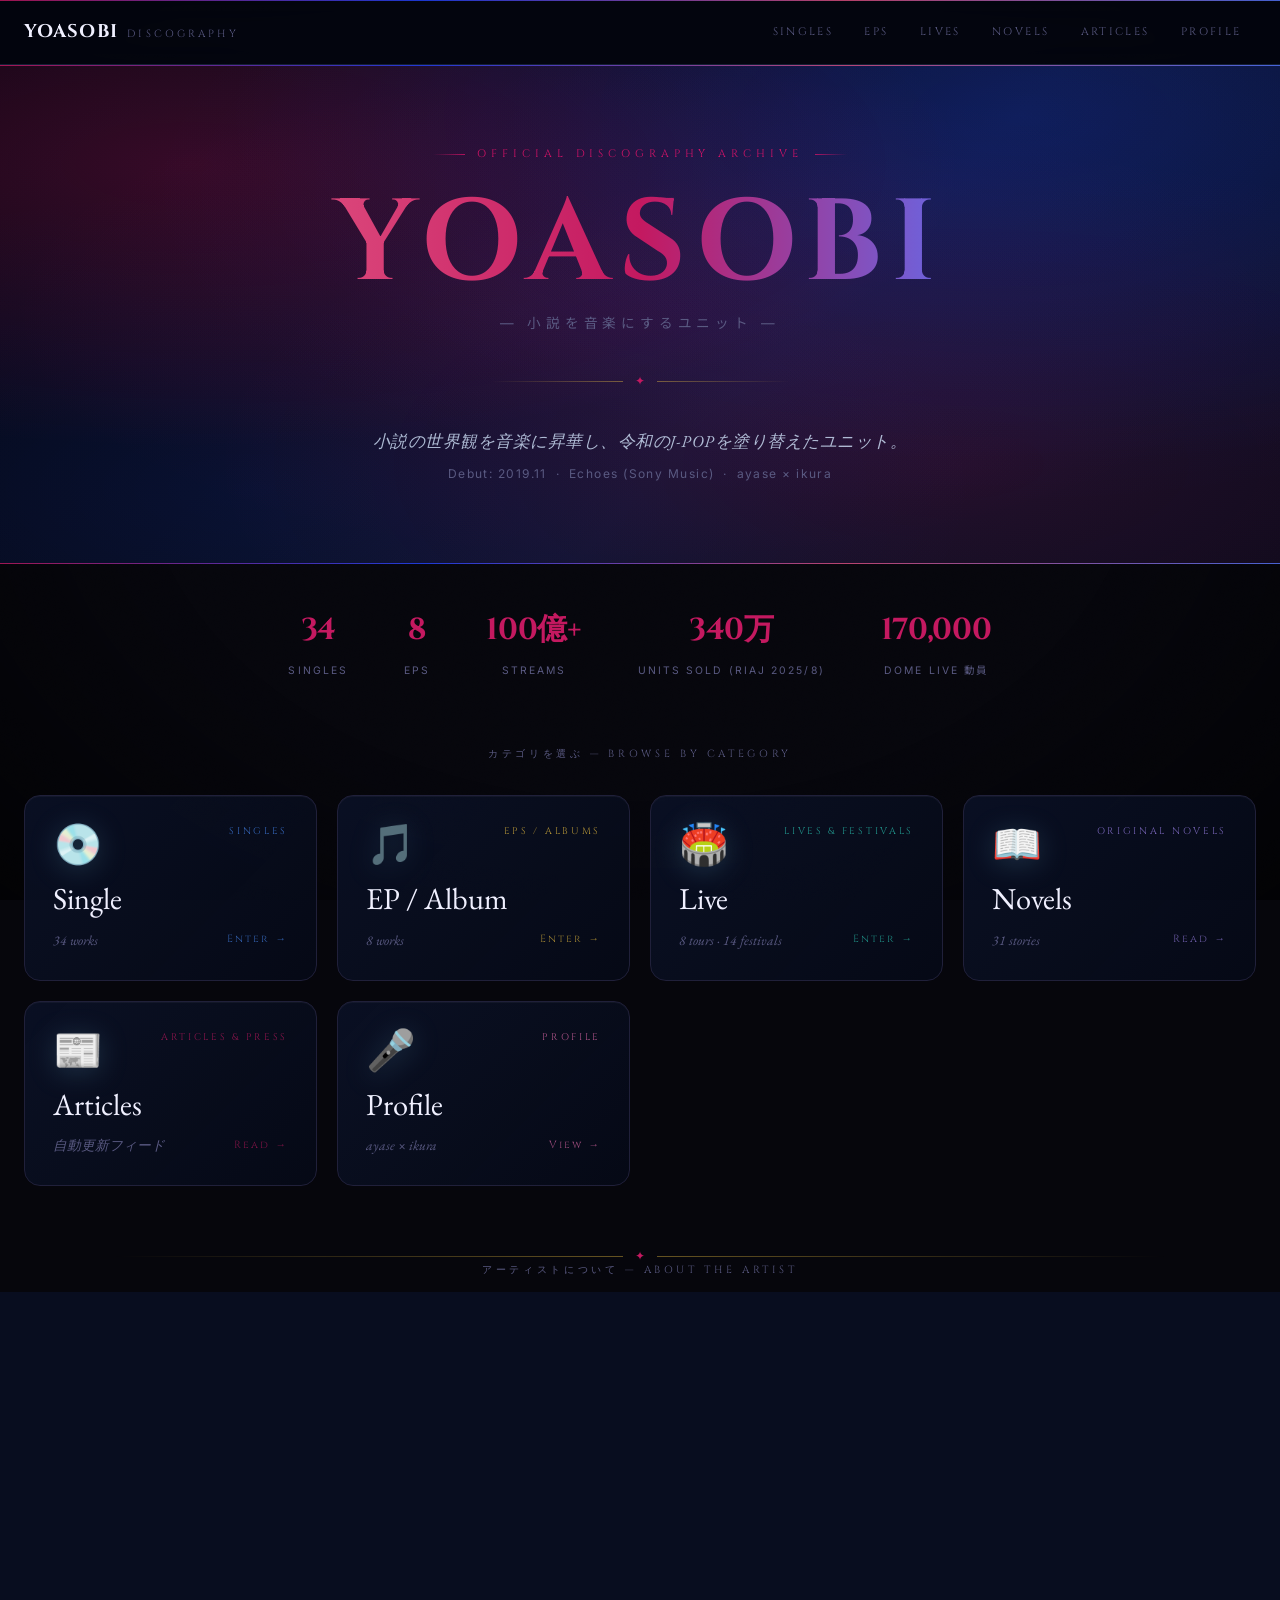
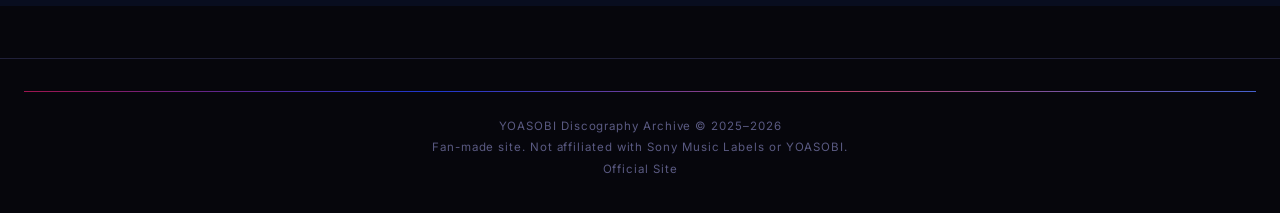
<file: index.html>
<!DOCTYPE html>
<html lang="ja">
<head>
  <meta charset="UTF-8" />
  <meta name="viewport" content="width=device-width, initial-scale=1.0" />
  <title>YOASOBI Discography</title>
  <meta name="description" content="YOASOBIのディスコグラフィ・軌跡アーカイブ。シングル・EP・プロフィールを網羅。" />
  <link rel="preconnect" href="https://fonts.googleapis.com" />
  <link href="https://fonts.googleapis.com/css2?family=Cinzel:wght@400;500;600;700&family=Cormorant+Garamond:ital,wght@0,400;0,500;1,400;1,500&family=EB+Garamond:ital,wght@0,400;1,400;1,500&family=Inter:wght@300;400;500;600&family=Noto+Sans+JP:wght@400;500;700&display=swap" rel="stylesheet" />
  <link rel="stylesheet" href="style.css" />
</head>
<body>

<header class="site-header">
  <div class="rainbow-rule" style="position:absolute;top:0;left:0;right:0;"></div>
  <div class="header-inner">
    <a href="index.html" class="site-brand" style="text-decoration:none;">
      <span class="brand-name">YOASOBI</span>
      <span class="brand-sub">Discography</span>
    </a>
    <nav class="site-nav">
      <a href="singles.html" class="nav-link" data-color="blue">Singles</a>
      <a href="albums.html" class="nav-link" data-color="gold">EPs</a>
      <a href="lives.html" class="nav-link" data-color="teal">Lives</a>
      <a href="novels.html" class="nav-link" data-color="purple">Novels</a>
      <a href="articles.html" class="nav-link" data-color="rose">Articles</a>
      <a href="profile.html" class="nav-link" data-color="rose">Profile</a>
    </nav>
  </div>
</header>

<main>
  <!-- Hero -->
  <section class="hero">
    <div class="hero-aurora-1"></div>
    <div class="hero-aurora-2"></div>
    <div class="hero-aurora-3"></div>
    <div class="rainbow-rule" style="position:absolute;top:0;left:0;right:0;"></div>

    <div class="hero-content">
      <p class="hero-eyebrow">Official Discography Archive</p>
      <span class="hero-title">YOASOBI</span>
      <p class="hero-reading">— 小説を音楽にするユニット —</p>

      <div class="ornament"><span class="ornament-gem">✦</span></div>

      <p class="hero-tagline">小説の世界観を音楽に昇華し、令和のJ-POPを塗り替えたユニット。</p>
      <p class="hero-meta">Debut: 2019.11 &nbsp;·&nbsp; Echoes (Sony Music) &nbsp;·&nbsp; ayase × ikura</p>
    </div>

    <div class="rainbow-rule" style="position:absolute;bottom:0;left:0;right:0;"></div>
  </section>

  <!-- Stats -->
  <div class="stats-section">
    <div class="stat"><span class="stat-number">34</span><span class="stat-label">Singles</span></div>
    <div class="stat"><span class="stat-number">8</span><span class="stat-label">EPs</span></div>
    <div class="stat"><span class="stat-number">100億+</span><span class="stat-label">Streams</span></div>
    <div class="stat"><span class="stat-number">340万</span><span class="stat-label">Units Sold (RIAJ 2025/8)</span></div>
    <div class="stat"><span class="stat-number">170,000</span><span class="stat-label">Dome Live 動員</span></div>
  </div>

  <!-- Category Grid -->
  <section class="category-section">
    <p class="section-title">カテゴリを選ぶ — Browse by category</p>
    <div class="category-grid">

      <a href="singles.html" style="text-decoration:none; display:contents;">
        <div class="category-card">
          <div class="card-glow" style="background:radial-gradient(ellipse at 30% 0%, rgba(74,143,255,0.22) 0%, transparent 70%);"></div>
          <div class="card-orb" style="background:#4a8fff;"></div>
          <div class="card-top">
            <span class="card-icon">💿</span>
            <span class="card-label-en" style="color:#4a8fff;">Singles</span>
          </div>
          <div class="card-bottom">
            <div class="card-title-ja">Single</div>
            <div class="card-footer">
              <span class="card-count">34 works</span>
              <span class="card-enter" style="color:#4a8fff;">Enter →</span>
            </div>
          </div>
          <div class="card-bottom-line" style="background:linear-gradient(90deg, transparent, #4a8fff, transparent);"></div>
        </div>
      </a>

      <a href="albums.html" style="text-decoration:none; display:contents;">
        <div class="category-card">
          <div class="card-glow" style="background:radial-gradient(ellipse at 30% 0%, rgba(245,200,66,0.18) 0%, transparent 70%);"></div>
          <div class="card-orb" style="background:#f5c842;"></div>
          <div class="card-top">
            <span class="card-icon">🎵</span>
            <span class="card-label-en" style="color:#f5c842;">EPs / Albums</span>
          </div>
          <div class="card-bottom">
            <div class="card-title-ja">EP / Album</div>
            <div class="card-footer">
              <span class="card-count">8 works</span>
              <span class="card-enter" style="color:#f5c842;">Enter →</span>
            </div>
          </div>
          <div class="card-bottom-line" style="background:linear-gradient(90deg, transparent, #f5c842, transparent);"></div>
        </div>
      </a>

      <a href="lives.html" style="text-decoration:none; display:contents;">
        <div class="category-card">
          <div class="card-glow" style="background:radial-gradient(ellipse at 30% 0%, rgba(45,212,191,0.18) 0%, transparent 70%);"></div>
          <div class="card-orb" style="background:#2dd4bf;"></div>
          <div class="card-top">
            <span class="card-icon">🏟️</span>
            <span class="card-label-en" style="color:#2dd4bf;">Lives & Festivals</span>
          </div>
          <div class="card-bottom">
            <div class="card-title-ja">Live</div>
            <div class="card-footer">
              <span class="card-count">8 tours · 14 festivals</span>
              <span class="card-enter" style="color:#2dd4bf;">Enter →</span>
            </div>
          </div>
          <div class="card-bottom-line" style="background:linear-gradient(90deg, transparent, #2dd4bf, transparent);"></div>
        </div>
      </a>

      <a href="novels.html" style="text-decoration:none; display:contents;">
        <div class="category-card">
          <div class="card-glow" style="background:radial-gradient(ellipse at 30% 0%, rgba(167,139,250,0.18) 0%, transparent 70%);"></div>
          <div class="card-orb" style="background:#a78bfa;"></div>
          <div class="card-top">
            <span class="card-icon">📖</span>
            <span class="card-label-en" style="color:#a78bfa;">Original Novels</span>
          </div>
          <div class="card-bottom">
            <div class="card-title-ja">Novels</div>
            <div class="card-footer">
              <span class="card-count">31 stories</span>
              <span class="card-enter" style="color:#a78bfa;">Read →</span>
            </div>
          </div>
          <div class="card-bottom-line" style="background:linear-gradient(90deg, transparent, #a78bfa, transparent);"></div>
        </div>
      </a>

      <a href="articles.html" style="text-decoration:none; display:contents;">
        <div class="category-card">
          <div class="card-glow" style="background:radial-gradient(ellipse at 30% 0%, rgba(196,25,96,0.18) 0%, transparent 70%);"></div>
          <div class="card-orb" style="background:#c41960;"></div>
          <div class="card-top">
            <span class="card-icon">📰</span>
            <span class="card-label-en" style="color:#c41960;">Articles & Press</span>
          </div>
          <div class="card-bottom">
            <div class="card-title-ja">Articles</div>
            <div class="card-footer">
              <span class="card-count">自動更新フィード</span>
              <span class="card-enter" style="color:#c41960;">Read →</span>
            </div>
          </div>
          <div class="card-bottom-line" style="background:linear-gradient(90deg, transparent, #c41960, transparent);"></div>
        </div>
      </a>

      <a href="profile.html" style="text-decoration:none; display:contents;">
        <div class="category-card">
          <div class="card-glow" style="background:radial-gradient(ellipse at 30% 0%, rgba(244,114,182,0.18) 0%, transparent 70%);"></div>
          <div class="card-orb" style="background:#f472b6;"></div>
          <div class="card-top">
            <span class="card-icon">🎤</span>
            <span class="card-label-en" style="color:#f472b6;">Profile</span>
          </div>
          <div class="card-bottom">
            <div class="card-title-ja">Profile</div>
            <div class="card-footer">
              <span class="card-count">ayase × ikura</span>
              <span class="card-enter" style="color:#f472b6;">View →</span>
            </div>
          </div>
          <div class="card-bottom-line" style="background:linear-gradient(90deg, transparent, #f472b6, transparent);"></div>
        </div>
      </a>

    </div>
  </section>

  <!-- Artist Intro -->
  <div class="ornament" style="max-width:1100px;margin:0 auto;padding:0 1.5rem;">
    <span class="ornament-gem">✦</span>
  </div>

  <section class="intro-section">
    <p class="section-title">アーティストについて — About the Artist</p>
    <div class="glass-card">
      <div class="glass-card-inner">
        <div class="intro-flex">
          <div class="intro-avatar">YA</div>
          <div class="intro-body">
            <p class="intro-eyebrow">YOASOBI — ヨアソビ</p>
            <p class="intro-quote">
              小説の世界観を音楽に昇華し、令和のJ-POPを塗り替えたユニット。
            </p>
            <p class="intro-bio">
              2019年のデビューから世界を席巻するJ-POPユニット。コンポーザーayaseとボーカルikura（幾田りら）の二人からなる「小説を音楽にするユニット」として、毎回原作小説と連動した楽曲を発表。「アイドル」がBillboard Globalで日本楽曲初の快挙を達成し、国内外で圧倒的な存在感を放つ。
            </p>
            <a href="profile.html" class="intro-link">View Full Profile →</a>
          </div>
        </div>
      </div>
    </div>
  </section>
</main>

<footer class="site-footer">
  <div class="footer-inner">
    <div class="rainbow-rule" style="margin-bottom:1.5rem;"></div>
    <p class="footer-text">
      YOASOBI Discography Archive &copy; 2025–2026<br>
      Fan-made site. Not affiliated with Sony Music Labels or YOASOBI.<br>
      <a href="https://www.yoasobi-music.jp/" target="_blank" rel="noopener">Official Site</a>
    </p>
  </div>
</footer>

</body>
</html>
</file>
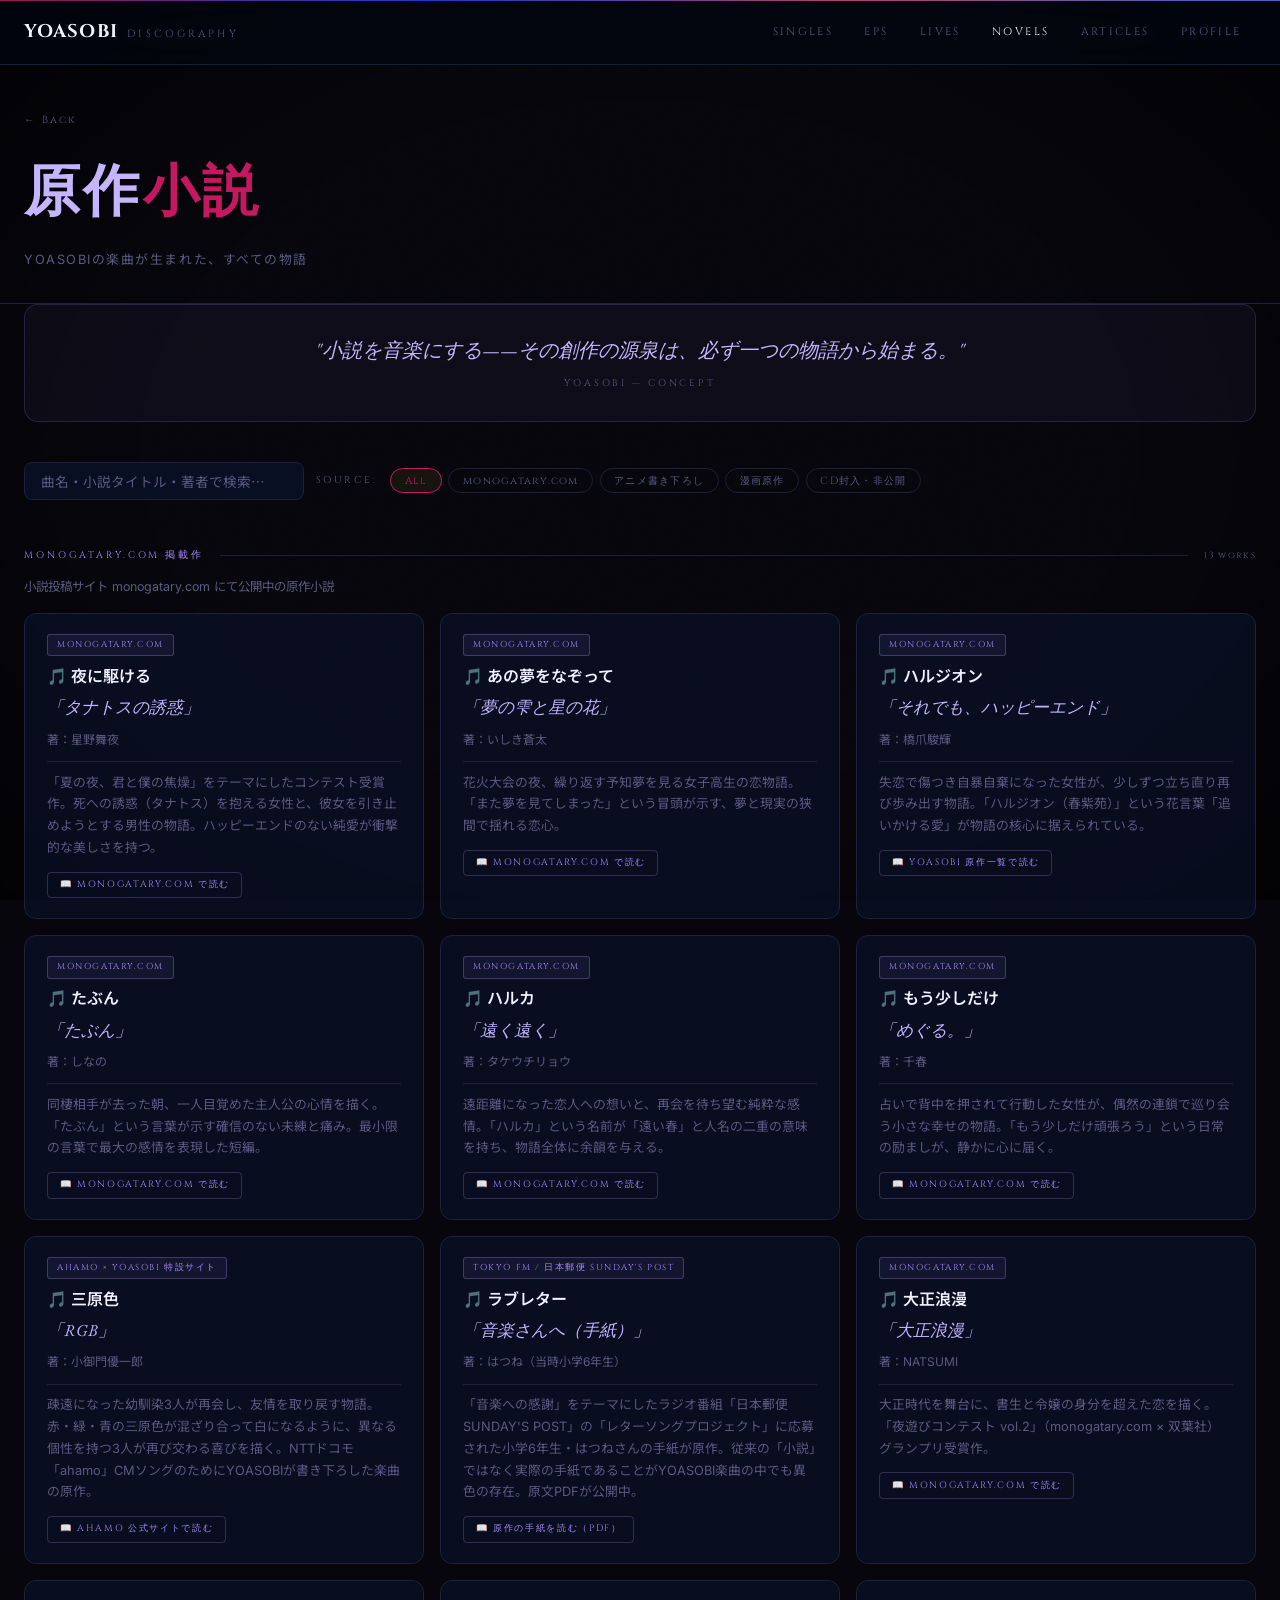
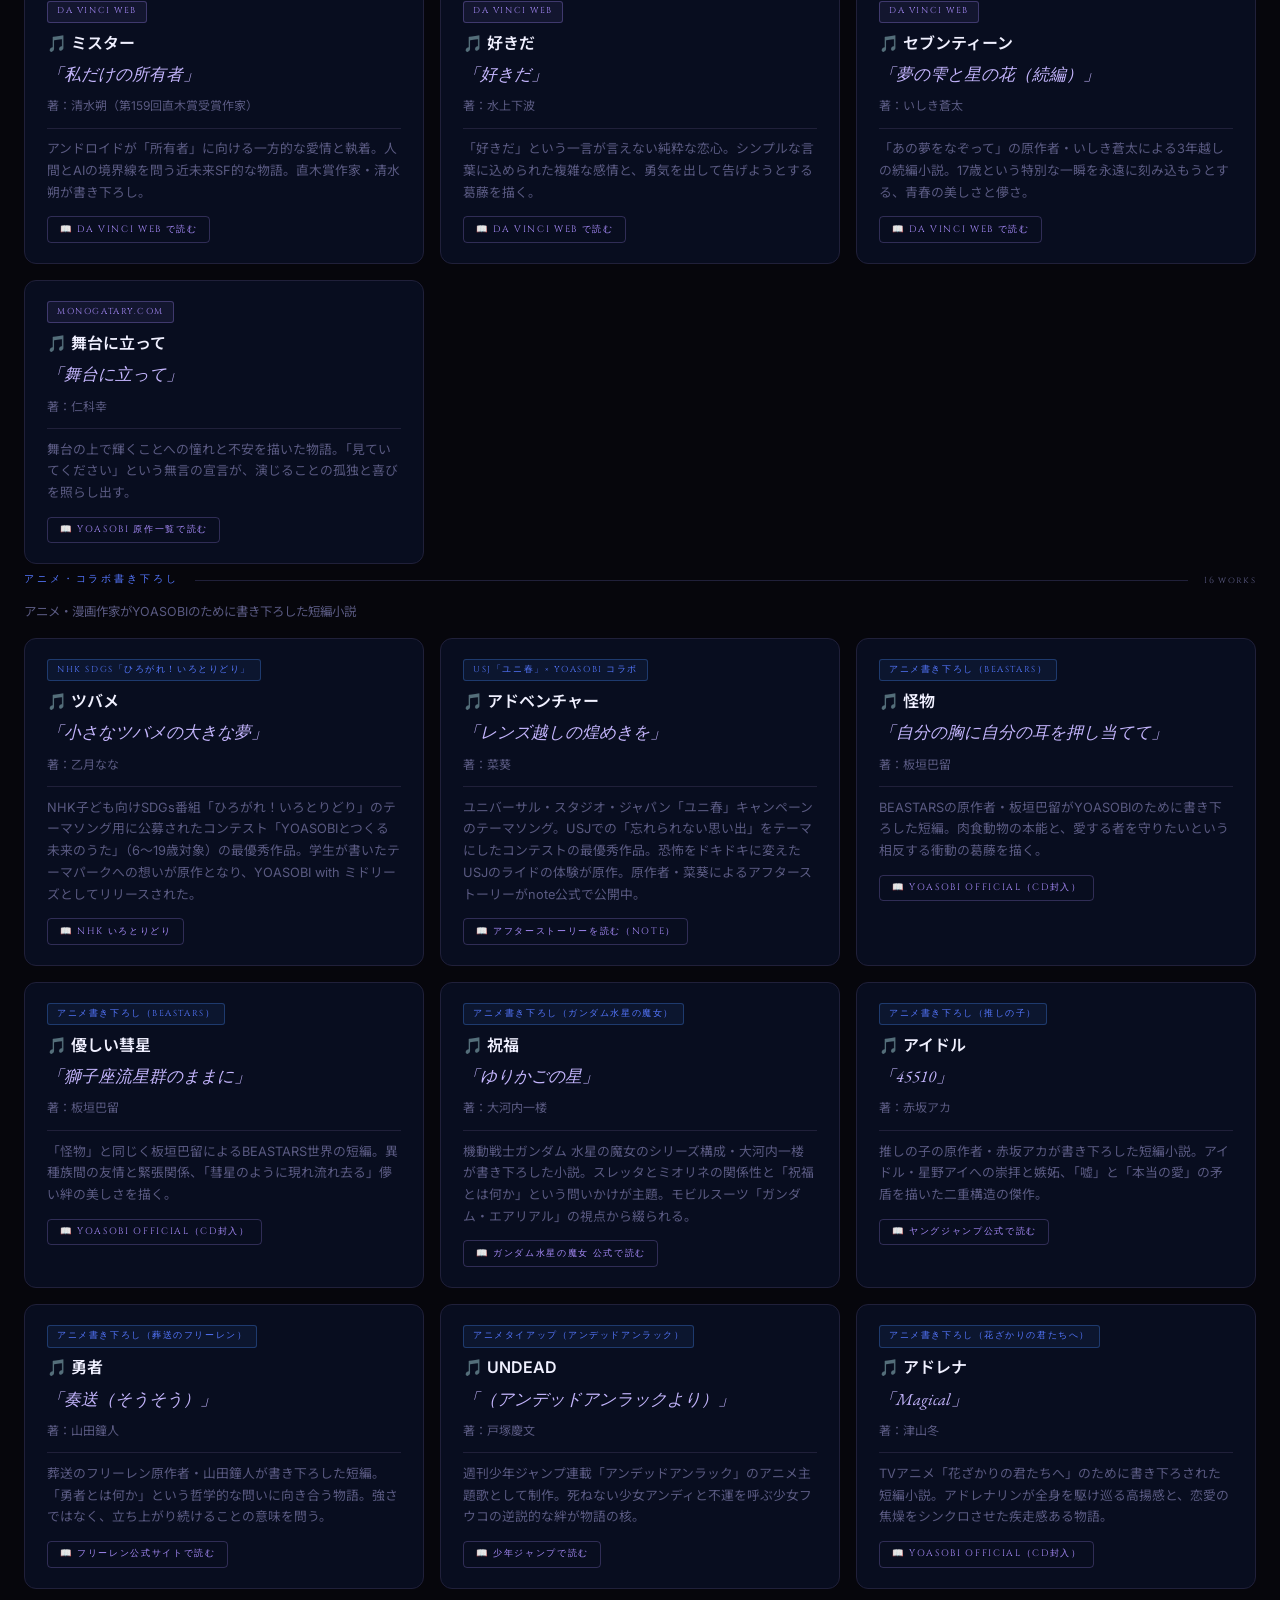
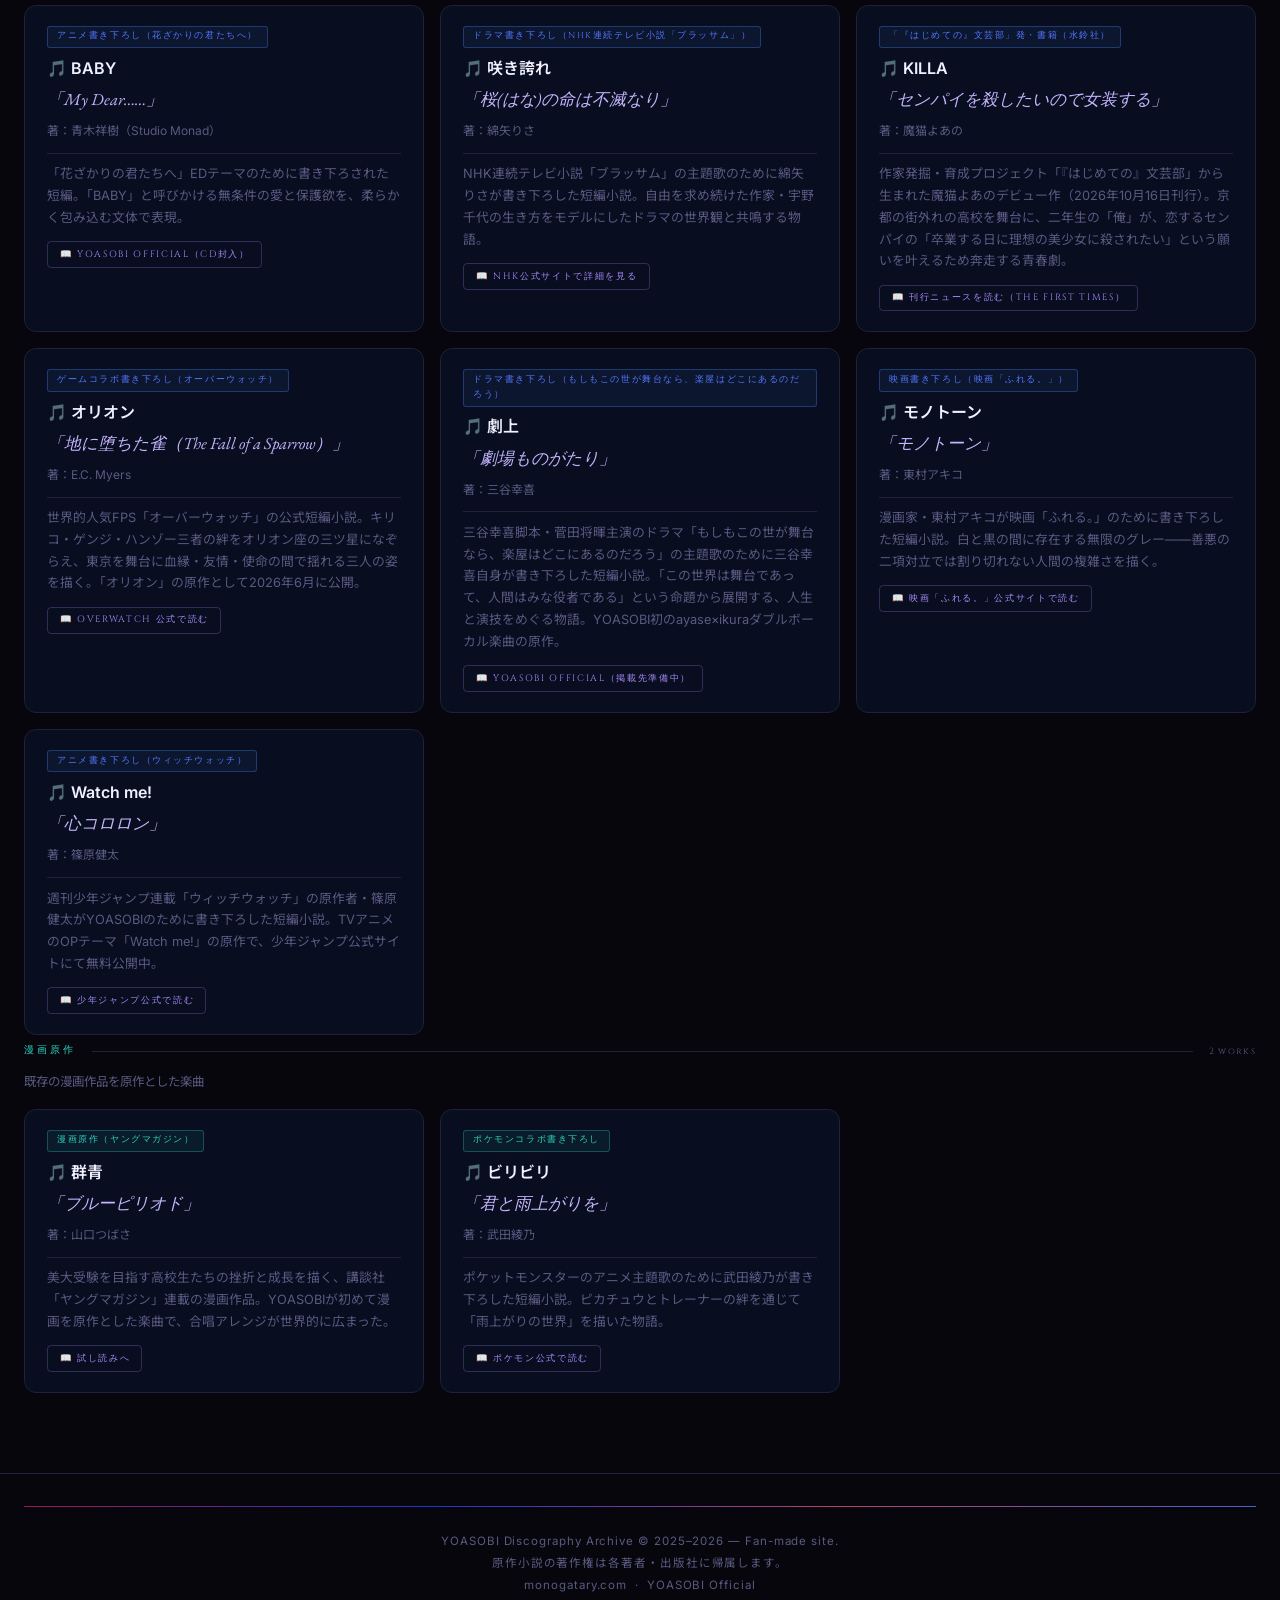
<file: novels.html>
<!DOCTYPE html>
<html lang="ja">
<head>
  <meta charset="UTF-8" />
  <meta name="viewport" content="width=device-width, initial-scale=1.0" />
  <title>原作小説 — YOASOBI Discography</title>
  <link rel="preconnect" href="https://fonts.googleapis.com" />
  <link href="https://fonts.googleapis.com/css2?family=Cinzel:wght@400;500;600;700&family=EB+Garamond:ital,wght@0,400;0,500;1,400;1,500&family=Inter:wght@300;400;500;600;700&family=Noto+Sans+JP:wght@400;500;700&display=swap" rel="stylesheet" />
  <link rel="stylesheet" href="style.css" />
  <style>
    /* ===== 原作小説ページ専用スタイル ===== */
    .novels-wrap {
      max-width: 1280px;
      margin: 0 auto;
      padding: 0 1.5rem 5rem;
      display: flex;
      flex-direction: column;
      gap: 2.5rem;
    }

    /* フィルターバー（ソース別） */
    .source-filter { display: flex; gap: 0.4rem; flex-wrap: wrap; align-items: center; }

    /* セクション区切り */
    .novels-section-header {
      display: flex; align-items: center; gap: 1rem;
      padding: 0.5rem 0 0.75rem;
    }
    .novels-section-label {
      font-family: 'Cinzel', Georgia, serif;
      font-size: 0.6rem; letter-spacing: 0.3em;
      text-transform: uppercase; white-space: nowrap;
    }
    .novels-section-line { flex: 1; height: 1px; background: var(--border); }
    .novels-section-count {
      font-family: 'Cinzel', Georgia, serif;
      font-size: 0.56rem; letter-spacing: 0.15em;
      color: var(--muted); white-space: nowrap;
    }

    /* 小説カードグリッド */
    .novels-grid {
      display: grid;
      grid-template-columns: repeat(auto-fill, minmax(310px, 1fr));
      gap: 1rem;
    }

    /* 小説カード */
    .novel-card {
      background: rgba(11,18,40,0.7);
      border: 1px solid var(--border);
      border-radius: 12px;
      padding: 1.25rem 1.4rem;
      display: flex; flex-direction: column; gap: 0.6rem;
      transition: border-color 0.3s, transform 0.25s, box-shadow 0.3s;
      position: relative; overflow: hidden;
    }
    .novel-card:hover {
      border-color: var(--border-bright);
      transform: translateY(-2px);
      box-shadow: 0 0 0 1px rgba(167,139,250,0.12), 0 8px 24px rgba(0,0,0,0.5);
    }
    .novel-card-line {
      position: absolute; bottom: 0; left: 0;
      height: 1px; width: 0;
      background: linear-gradient(90deg, transparent, #a78bfa, transparent);
      transition: width 0.6s ease;
    }
    .novel-card:hover .novel-card-line { width: 100%; }

    /* ソースバッジ */
    .novel-source-badge {
      display: inline-flex; align-items: center; gap: 0.35rem;
      font-family: 'Cinzel', Georgia, serif;
      font-size: 0.54rem; letter-spacing: 0.18em;
      text-transform: uppercase;
      border-radius: 3px; padding: 0.18rem 0.55rem;
      border: 1px solid; width: fit-content;
    }
    .badge-monogatary { color: #a78bfa; border-color: rgba(167,139,250,0.3); background: rgba(167,139,250,0.07); }
    .badge-anime      { color: var(--blue-bright); border-color: rgba(74,143,255,0.3); background: rgba(74,143,255,0.07); }
    .badge-manga      { color: var(--teal); border-color: rgba(45,212,191,0.3); background: rgba(45,212,191,0.07); }
    .badge-exclusive  { color: var(--gold); border-color: rgba(245,200,66,0.3); background: rgba(245,200,66,0.07); }
    .badge-collab     { color: var(--muted); border-color: var(--border); background: transparent; }

    /* タイトル */
    .novel-song-title {
      font-size: 1rem; font-weight: 600;
      color: var(--white); line-height: 1.3;
    }
    .novel-title {
      font-family: 'EB Garamond', Georgia, serif;
      font-style: italic; font-size: 1.05rem;
      color: #c4b5fd; line-height: 1.4;
    }
    .novel-author {
      font-size: 0.75rem; color: var(--muted);
    }
    .novel-summary {
      font-size: 0.8rem; color: var(--muted);
      line-height: 1.7;
      border-top: 1px solid var(--border);
      padding-top: 0.6rem; margin-top: 0.1rem;
    }

    /* 読むリンク */
    .novel-read-link {
      display: inline-flex; align-items: center; gap: 0.4rem;
      font-family: 'Cinzel', Georgia, serif;
      font-size: 0.58rem; letter-spacing: 0.18em;
      text-transform: uppercase;
      color: #a78bfa; border: 1px solid rgba(167,139,250,0.25);
      border-radius: 4px; padding: 0.28rem 0.7rem;
      transition: all 0.2s; width: fit-content;
      margin-top: 0.2rem;
    }
    .novel-read-link:hover {
      color: #c4b5fd; border-color: rgba(167,139,250,0.6);
      background: rgba(167,139,250,0.08);
    }
    .novel-read-link.unavailable {
      color: var(--muted); border-color: var(--border);
      cursor: default; pointer-events: none;
    }

    /* 検索 */
    .novels-search-wrap {
      display: flex; gap: 0.75rem; align-items: center; flex-wrap: wrap;
    }
    .novels-search {
      background: rgba(11,18,40,0.8);
      border: 1px solid var(--border); border-radius: 8px;
      padding: 0.5rem 1rem; color: var(--prose);
      font-family: 'Noto Sans JP', sans-serif;
      font-size: 0.85rem; width: 280px;
      transition: border-color 0.2s;
    }
    .novels-search::placeholder { color: var(--muted); }
    .novels-search:focus { outline: none; border-color: #a78bfa; }

    /* ヒーロー引用 */
    .novels-hero-quote {
      background: rgba(167,139,250,0.05);
      border: 1px solid rgba(167,139,250,0.18);
      border-radius: 14px; padding: 1.75rem 2rem;
      text-align: center;
    }
    .novels-hero-text {
      font-family: 'EB Garamond', Georgia, serif;
      font-style: italic; font-size: 1.25rem;
      color: #c4b5fd; line-height: 1.7; margin-bottom: 0.6rem;
    }
    .novels-hero-sub {
      font-family: 'Cinzel', Georgia, serif;
      font-size: 0.6rem; letter-spacing: 0.3em;
      text-transform: uppercase; color: var(--muted);
    }

    @media (max-width: 600px) {
      .novels-grid { grid-template-columns: 1fr; }
      .novels-search { width: 100%; }
    }
  </style>
</head>
<body>

<header class="site-header">
  <div class="rainbow-rule" style="position:absolute;top:0;left:0;right:0;"></div>
  <div class="header-inner">
    <a href="index.html" class="site-brand" style="text-decoration:none;">
      <span class="brand-name">YOASOBI</span>
      <span class="brand-sub">Discography</span>
    </a>
    <nav class="site-nav">
      <a href="singles.html" class="nav-link" data-color="blue">Singles</a>
      <a href="albums.html" class="nav-link" data-color="gold">EPs</a>
      <a href="lives.html" class="nav-link" data-color="teal">Lives</a>
      <a href="novels.html" class="nav-link active" data-color="purple">Novels</a>
      <a href="articles.html" class="nav-link" data-color="rose">Articles</a>
      <a href="profile.html" class="nav-link" data-color="rose">Profile</a>
    </nav>
  </div>
</header>

<main>
  <div class="page-header">
    <div class="page-header-inner">
      <a href="index.html" class="page-back">← Back</a>
      <h1 class="page-title" style="color:#c4b5fd;">原作<span class="accent">小説</span></h1>
      <p class="page-subtitle">YOASOBIの楽曲が生まれた、すべての物語</p>
    </div>
  </div>

  <div class="novels-wrap">

    <!-- ヒーロー引用 -->
    <div class="novels-hero-quote">
      <p class="novels-hero-text">"小説を音楽にする——その創作の源泉は、必ず一つの物語から始まる。"</p>
      <p class="novels-hero-sub">YOASOBI — Concept</p>
    </div>

    <!-- 検索 & フィルター -->
    <div class="novels-search-wrap">
      <input type="text" class="novels-search" id="novelSearch" placeholder="曲名・小説タイトル・著者で検索…" />
      <div class="source-filter" id="sourceFilter">
        <span class="filter-label">Source:</span>
        <button class="filter-btn active" data-src="all">All</button>
        <button class="filter-btn" data-src="monogatary">monogatary.com</button>
        <button class="filter-btn" data-src="anime">アニメ書き下ろし</button>
        <button class="filter-btn" data-src="manga">漫画原作</button>
        <button class="filter-btn" data-src="exclusive">CD封入・非公開</button>
      </div>
    </div>

    <!-- カードリスト -->
    <div id="novelsContainer"></div>

  </div>
</main>

<footer class="site-footer">
  <div class="footer-inner">
    <div class="rainbow-rule" style="margin-bottom:1.5rem;"></div>
    <p class="footer-text">
      YOASOBI Discography Archive &copy; 2025–2026 — Fan-made site.<br>
      原作小説の著作権は各著者・出版社に帰属します。<br>
      <a href="https://monogatary.com/" target="_blank" rel="noopener">monogatary.com</a>
      &nbsp;·&nbsp;
      <a href="https://www.yoasobi-music.jp/" target="_blank" rel="noopener">YOASOBI Official</a>
    </p>
  </div>
</footer>

<script src="data.js"></script>
<script>
// 原作小説データ（楽曲と紐づけ）
const NOVELS = [
  // ===== monogatary.com 掲載作 =====
  {
    song:"夜に駆ける", novelTitle:"タナトスの誘惑", author:"星野舞夜",
    source:"monogatary", sourceName:"monogatary.com",
    summary:"「夏の夜、君と僕の焦燥」をテーマにしたコンテスト受賞作。死への誘惑（タナトス）を抱える女性と、彼女を引き止めようとする男性の物語。ハッピーエンドのない純愛が衝撃的な美しさを持つ。",
    readUrl:"https://monogatary.com/episode/33827",
    readLabel:"monogatary.com で読む"
  },
  {
    song:"あの夢をなぞって", novelTitle:"夢の雫と星の花", author:"いしき蒼太",
    source:"monogatary", sourceName:"monogatary.com",
    summary:"花火大会の夜、繰り返す予知夢を見る女子高生の恋物語。「また夢を見てしまった」という冒頭が示す、夢と現実の狭間で揺れる恋心。",
    readUrl:"https://monogatary.com/episode/38870",
    readLabel:"monogatary.com で読む"
  },
  {
    song:"ハルジオン", novelTitle:"それでも、ハッピーエンド", author:"橋爪駿輝",
    source:"monogatary", sourceName:"monogatary.com",
    summary:"失恋で傷つき自暴自棄になった女性が、少しずつ立ち直り再び歩み出す物語。「ハルジオン（春紫苑）」という花言葉「追いかける愛」が物語の核心に据えられている。",
    readUrl:"https://monogatary.com/user_page/episode/1184c6e4-3b3a-11ea-a218-0242ac120003",
    readLabel:"YOASOBI 原作一覧で読む"
  },
  {
    song:"たぶん", novelTitle:"たぶん", author:"しなの",
    source:"monogatary", sourceName:"monogatary.com",
    summary:"同棲相手が去った朝、一人目覚めた主人公の心情を描く。「たぶん」という言葉が示す確信のない未練と痛み。最小限の言葉で最大の感情を表現した短編。",
    readUrl:"https://monogatary.com/episode/48326",
    readLabel:"monogatary.com で読む"
  },
  {
    song:"ハルカ", novelTitle:"遠く遠く", author:"タケウチリョウ",
    source:"monogatary", sourceName:"monogatary.com",
    summary:"遠距離になった恋人への想いと、再会を待ち望む純粋な感情。「ハルカ」という名前が「遠い春」と人名の二重の意味を持ち、物語全体に余韻を与える。",
    readUrl:"https://monogatary.com/episode/109217",
    readLabel:"monogatary.com で読む"
  },
  {
    song:"もう少しだけ", novelTitle:"めぐる。", author:"千春",
    source:"monogatary", sourceName:"monogatary.com",
    summary:"占いで背中を押されて行動した女性が、偶然の連鎖で巡り会う小さな幸せの物語。「もう少しだけ頑張ろう」という日常の励ましが、静かに心に届く。",
    readUrl:"https://monogatary.com/episode/146441",
    readLabel:"monogatary.com で読む"
  },
  {
    song:"三原色", novelTitle:"RGB", author:"小御門優一郎",
    source:"monogatary", sourceName:"ahamo × YOASOBI 特設サイト",
    summary:"疎遠になった幼馴染3人が再会し、友情を取り戻す物語。赤・緑・青の三原色が混ざり合って白になるように、異なる個性を持つ3人が再び交わる喜びを描く。NTTドコモ「ahamo」CMソングのためにYOASOBIが書き下ろした楽曲の原作。",
    readUrl:"https://ahamo.com/special/yoasobi/novel/",
    readLabel:"ahamo 公式サイトで読む"
  },
  {
    song:"ラブレター", novelTitle:"音楽さんへ（手紙）", author:"はつね（当時小学6年生）",
    source:"monogatary", sourceName:"TOKYO FM / 日本郵便 SUNDAY'S POST",
    summary:"「音楽への感謝」をテーマにしたラジオ番組「日本郵便 SUNDAY'S POST」の「レターソングプロジェクト」に応募された小学6年生・はつねさんの手紙が原作。従来の「小説」ではなく実際の手紙であることがYOASOBI楽曲の中でも異色の存在。原文PDFが公開中。",
    readUrl:"https://www.tfm.co.jp/post/lettersong/pdf/letter.pdf",
    readLabel:"原作の手紙を読む（PDF）"
  },
  {
    song:"大正浪漫", novelTitle:"大正浪漫", author:"NATSUMI",
    source:"monogatary", sourceName:"monogatary.com",
    summary:"大正時代を舞台に、書生と令嬢の身分を超えた恋を描く。「夜遊びコンテスト vol.2」（monogatary.com × 双葉社）グランプリ受賞作。",
    readUrl:"https://monogatary.com/episode/78170",
    readLabel:"monogatary.com で読む"
  },
  {
    song:"ツバメ", novelTitle:"小さなツバメの大きな夢", author:"乙月なな",
    source:"anime", sourceName:"NHK SDGs「ひろがれ！いろとりどり」",
    summary:"NHK子ども向けSDGs番組「ひろがれ！いろとりどり」のテーマソング用に公募されたコンテスト「YOASOBIとつくる 未来のうた」（6〜19歳対象）の最優秀作品。学生が書いたテーマパークへの想いが原作となり、YOASOBI with ミドリーズとしてリリースされた。",
    readUrl:"https://www.nhk.or.jp/school/syakai/irotoridori/",
    readLabel:"NHK いろとりどり"
  },
  {
    song:"ミスター", novelTitle:"私だけの所有者", author:"清水朔（第159回直木賞受賞作家）",
    source:"monogatary", sourceName:"da Vinci Web",
    summary:"アンドロイドが「所有者」に向ける一方的な愛情と執着。人間とAIの境界線を問う近未来SF的な物語。直木賞作家・清水朔が書き下ろし。",
    readUrl:"https://ddnavi.com/serial/1037376/a/",
    readLabel:"da Vinci Web で読む"
  },
  {
    song:"好きだ", novelTitle:"好きだ", author:"水上下波",
    source:"monogatary", sourceName:"da Vinci Web",
    summary:"「好きだ」という一言が言えない純粋な恋心。シンプルな言葉に込められた複雑な感情と、勇気を出して告げようとする葛藤を描く。",
    readUrl:"https://ddnavi.com/serial/1037406/a/",
    readLabel:"da Vinci Web で読む"
  },
  {
    song:"アドベンチャー", novelTitle:"レンズ越しの煌めきを", author:"菜葵",
    source:"anime", sourceName:"USJ「ユニ春」× YOASOBI コラボ",
    summary:"ユニバーサル・スタジオ・ジャパン「ユニ春」キャンペーンのテーマソング。USJでの「忘れられない思い出」をテーマにしたコンテストの最優秀作品。恐怖をドキドキに変えたUSJのライドの体験が原作。原作者・菜葵によるアフターストーリーがnote公式で公開中。",
    readUrl:"https://note.com/yoasobi_staff/n/ne12025858bb2",
    readLabel:"アフターストーリーを読む（note）"
  },
  {
    song:"セブンティーン", novelTitle:"夢の雫と星の花（続編）", author:"いしき蒼太",
    source:"monogatary", sourceName:"da Vinci Web",
    summary:"「あの夢をなぞって」の原作者・いしき蒼太による3年越しの続編小説。17歳という特別な一瞬を永遠に刻み込もうとする、青春の美しさと儚さ。",
    readUrl:"https://ddnavi.com/serial/1037403/a/",
    readLabel:"da Vinci Web で読む"
  },
  {
    song:"舞台に立って", novelTitle:"舞台に立って", author:"仁科幸",
    source:"monogatary", sourceName:"monogatary.com",
    summary:"舞台の上で輝くことへの憧れと不安を描いた物語。「見ていてください」という無言の宣言が、演じることの孤独と喜びを照らし出す。",
    readUrl:"https://monogatary.com/user_page/episode/1184c6e4-3b3a-11ea-a218-0242ac120003",
    readLabel:"YOASOBI 原作一覧で読む"
  },

  // ===== アニメ・特別書き下ろし =====
  {
    song:"怪物", novelTitle:"自分の胸に自分の耳を押し当てて", author:"板垣巴留",
    source:"anime", sourceName:"アニメ書き下ろし（BEASTARS）",
    summary:"BEASTARSの原作者・板垣巴留がYOASOBIのために書き下ろした短編。肉食動物の本能と、愛する者を守りたいという相反する衝動の葛藤を描く。",
    readUrl:"https://www.yoasobi-music.jp/",
    readLabel:"YOASOBI Official（CD封入）"
  },
  {
    song:"優しい彗星", novelTitle:"獅子座流星群のままに", author:"板垣巴留",
    source:"anime", sourceName:"アニメ書き下ろし（BEASTARS）",
    summary:"「怪物」と同じく板垣巴留によるBEASTARS世界の短編。異種族間の友情と緊張関係、「彗星のように現れ流れ去る」儚い絆の美しさを描く。",
    readUrl:"https://www.yoasobi-music.jp/",
    readLabel:"YOASOBI Official（CD封入）"
  },
  {
    song:"祝福", novelTitle:"ゆりかごの星", author:"大河内一楼",
    source:"anime", sourceName:"アニメ書き下ろし（ガンダム水星の魔女）",
    summary:"機動戦士ガンダム 水星の魔女のシリーズ構成・大河内一楼が書き下ろした小説。スレッタとミオリネの関係性と「祝福とは何か」という問いかけが主題。モビルスーツ「ガンダム・エアリアル」の視点から綴られる。",
    readUrl:"https://www.g-witch.net/music/novel/",
    readLabel:"ガンダム水星の魔女 公式で読む"
  },
  {
    song:"アイドル", novelTitle:"45510", author:"赤坂アカ",
    source:"anime", sourceName:"アニメ書き下ろし（推しの子）",
    summary:"推しの子の原作者・赤坂アカが書き下ろした短編小説。アイドル・星野アイへの崇拝と嫉妬、「嘘」と「本当の愛」の矛盾を描いた二重構造の傑作。",
    readUrl:"https://youngjump.jp/oshinoko/novel_45510/novel_01.html",
    readLabel:"ヤングジャンプ公式で読む"
  },
  {
    song:"勇者", novelTitle:"奏送（そうそう）", author:"山田鐘人",
    source:"anime", sourceName:"アニメ書き下ろし（葬送のフリーレン）",
    summary:"葬送のフリーレン原作者・山田鐘人が書き下ろした短編。「勇者とは何か」という哲学的な問いに向き合う物語。強さではなく、立ち上がり続けることの意味を問う。",
    readUrl:"https://frieren-anime.jp/special/novel/",
    readLabel:"フリーレン公式サイトで読む"
  },
  {
    song:"UNDEAD", novelTitle:"（アンデッドアンラックより）", author:"戸塚慶文",
    source:"anime", sourceName:"アニメタイアップ（アンデッドアンラック）",
    summary:"週刊少年ジャンプ連載「アンデッドアンラック」のアニメ主題歌として制作。死ねない少女アンディと不運を呼ぶ少女フウコの逆説的な絆が物語の核。",
    readUrl:"https://www.shonenjump.com/",
    readLabel:"少年ジャンプで読む"
  },
  {
    song:"アドレナ", novelTitle:"Magical", author:"津山冬",
    source:"anime", sourceName:"アニメ書き下ろし（花ざかりの君たちへ）",
    summary:"TVアニメ「花ざかりの君たちへ」のために書き下ろされた短編小説。アドレナリンが全身を駆け巡る高揚感と、恋愛の焦燥をシンクロさせた疾走感ある物語。",
    readUrl:"https://www.yoasobi-music.jp/",
    readLabel:"YOASOBI Official（CD封入）"
  },
  {
    song:"BABY", novelTitle:"My Dear……", author:"青木祥樹（Studio Monad）",
    source:"anime", sourceName:"アニメ書き下ろし（花ざかりの君たちへ）",
    summary:"「花ざかりの君たちへ」EDテーマのために書き下ろされた短編。「BABY」と呼びかける無条件の愛と保護欲を、柔らかく包み込む文体で表現。",
    readUrl:"https://www.yoasobi-music.jp/",
    readLabel:"YOASOBI Official（CD封入）"
  },
  {
    song:"咲き誇れ", novelTitle:"桜(はな)の命は不滅なり", author:"綿矢りさ",
    source:"anime", sourceName:"ドラマ書き下ろし（NHK連続テレビ小説「ブラッサム」）",
    summary:"NHK連続テレビ小説「ブラッサム」の主題歌のために綿矢りさが書き下ろした短編小説。自由を求め続けた作家・宇野千代の生き方をモデルにしたドラマの世界観と共鳴する物語。",
    readUrl:"https://www.nhk.or.jp/dodra/blossom/",
    readLabel:"NHK公式サイトで詳細を見る"
  },
  {
    song:"KILLA", novelTitle:"センパイを殺したいので女装する", author:"魔猫よあの",
    source:"anime", sourceName:"「『はじめての』文芸部」発・書籍（水鈴社）",
    summary:"作家発掘・育成プロジェクト「『はじめての』文芸部」から生まれた魔猫よあのデビュー作（2026年10月16日刊行）。京都の街外れの高校を舞台に、二年生の「俺」が、恋するセンパイの「卒業する日に理想の美少女に殺されたい」という願いを叶えるため奔走する青春劇。",
    readUrl:"https://www.thefirsttimes.jp/?p=900145",
    readLabel:"刊行ニュースを読む（THE FIRST TIMES）"
  },

  // ===== 漫画原作 =====
  {
    song:"群青", novelTitle:"ブルーピリオド", author:"山口つばさ",
    source:"manga", sourceName:"漫画原作（ヤングマガジン）",
    summary:"美大受験を目指す高校生たちの挫折と成長を描く、講談社「ヤングマガジン」連載の漫画作品。YOASOBIが初めて漫画を原作とした楽曲で、合唱アレンジが世界的に広まった。",
    readUrl:"https://mangacross.jp/comics/blueperiod",
    readLabel:"試し読みへ"
  },
  {
    song:"ビリビリ", novelTitle:"君と雨上がりを", author:"武田綾乃",
    source:"manga", sourceName:"ポケモンコラボ書き下ろし",
    summary:"ポケットモンスターのアニメ主題歌のために武田綾乃が書き下ろした短編小説。ピカチュウとトレーナーの絆を通じて「雨上がりの世界」を描いた物語。",
    readUrl:"https://novel-kimiame.pokemon.co.jp/",
    readLabel:"ポケモン公式で読む"
  },

  // ===== ゲーム・その他コラボ書き下ろし =====
  {
    song:"オリオン", novelTitle:"地に堕ちた雀（The Fall of a Sparrow）", author:"E.C. Myers",
    source:"anime", sourceName:"ゲームコラボ書き下ろし（オーバーウォッチ）",
    summary:"世界的人気FPS「オーバーウォッチ」の公式短編小説。キリコ・ゲンジ・ハンゾー三者の絆をオリオン座の三ツ星になぞらえ、東京を舞台に血縁・友情・使命の間で揺れる三人の姿を描く。「オリオン」の原作として2026年6月に公開。",
    readUrl:"https://overwatch.blizzard.com/",
    readLabel:"Overwatch 公式で読む"
  },
  {
    song:"劇上", novelTitle:"劇場ものがたり", author:"三谷幸喜",
    source:"anime", sourceName:"ドラマ書き下ろし（もしもこの世が舞台なら、楽屋はどこにあるのだろう）",
    summary:"三谷幸喜脚本・菅田将暉主演のドラマ「もしもこの世が舞台なら、楽屋はどこにあるのだろう」の主題歌のために三谷幸喜自身が書き下ろした短編小説。「この世界は舞台であって、人間はみな役者である」という命題から展開する、人生と演技をめぐる物語。YOASOBI初のayase×ikuraダブルボーカル楽曲の原作。",
    readUrl:"https://www.yoasobi-music.jp/",
    readLabel:"YOASOBI Official（掲載先準備中）"
  },

  // ===== CD封入・非公開 =====
  {
    song:"モノトーン", novelTitle:"モノトーン", author:"東村アキコ",
    source:"anime", sourceName:"映画書き下ろし（映画「ふれる。」）",
    summary:"漫画家・東村アキコが映画「ふれる。」のために書き下ろした短編小説。白と黒の間に存在する無限のグレー——善悪の二項対立では割り切れない人間の複雑さを描く。",
    readUrl:"https://fureru-movie.com/special/novel/",
    readLabel:"映画「ふれる。」公式サイトで読む"
  },
  {
    song:"Watch me!", novelTitle:"心コロロン", author:"篠原健太",
    source:"anime", sourceName:"アニメ書き下ろし（ウィッチウォッチ）",
    summary:"週刊少年ジャンプ連載「ウィッチウォッチ」の原作者・篠原健太がYOASOBIのために書き下ろした短編小説。TVアニメのOPテーマ「Watch me!」の原作で、少年ジャンプ公式サイトにて無料公開中。",
    readUrl:"https://www.shonenjump.com/j/witch_novel/",
    readLabel:"少年ジャンプ公式で読む"
  },
];

const container = document.getElementById('novelsContainer');

// グループ定義
const groups = [
  { src:'monogatary', label:'monogatary.com 掲載作', color:'#a78bfa', desc:'小説投稿サイト monogatary.com にて公開中の原作小説' },
  { src:'anime',      label:'アニメ・コラボ書き下ろし', color:'var(--blue-bright)', desc:'アニメ・漫画作家がYOASOBIのために書き下ろした短編小説' },
  { src:'manga',      label:'漫画原作', color:'var(--teal)', desc:'既存の漫画作品を原作とした楽曲' },
  { src:'exclusive',  label:'CD封入・非公開', color:'var(--gold)', desc:'CD封入ブックレットのみ／現在一般公開されていない原作小説' },
];

let currentSrc = 'all';
let searchQuery = '';

function getBadgeClass(src) {
  return { monogatary:'badge-monogatary', anime:'badge-anime', manga:'badge-manga', exclusive:'badge-exclusive', collab:'badge-collab' }[src] || 'badge-collab';
}

function render() {
  container.innerHTML = '';

  groups.forEach(group => {
    const items = NOVELS.filter(n => {
      const srcMatch = currentSrc === 'all' || n.source === currentSrc;
      const q = searchQuery.toLowerCase();
      const textMatch = !q ||
        n.song.toLowerCase().includes(q) ||
        n.novelTitle.toLowerCase().includes(q) ||
        n.author.toLowerCase().includes(q);
      return srcMatch && textMatch && n.source === group.src;
    });

    if (items.length === 0) return;

    const section = document.createElement('div');
    section.innerHTML = `
      <div class="novels-section-header">
        <span class="novels-section-label" style="color:${group.color};">${group.label}</span>
        <div class="novels-section-line"></div>
        <span class="novels-section-count">${items.length} works</span>
      </div>
      <p style="font-size:0.78rem;color:var(--muted);margin-bottom:1rem;">${group.desc}</p>
    `;

    const grid = document.createElement('div');
    grid.className = 'novels-grid';

    items.forEach(n => {
      const card = document.createElement('div');
      card.className = 'novel-card';
      card.innerHTML = `
        <div class="novel-card-line"></div>
        <span class="novel-source-badge ${getBadgeClass(n.source)}">${n.sourceName}</span>
        <div class="novel-song-title">🎵 ${n.song}</div>
        <div class="novel-title">「${n.novelTitle}」</div>
        <div class="novel-author">${n.author !== '—' ? '著：' + n.author : ''}</div>
        <div class="novel-summary">${n.summary}</div>
        ${n.readUrl
          ? `<a href="${n.readUrl}" target="_blank" rel="noopener" class="novel-read-link">📖 ${n.readLabel}</a>`
          : `<span class="novel-read-link unavailable">🔒 ${n.readLabel}</span>`
        }
      `;
      grid.appendChild(card);
    });

    section.appendChild(grid);
    container.appendChild(section);
  });

  if (container.innerHTML === '') {
    container.innerHTML = `<p style="text-align:center;color:var(--muted);padding:3rem 0;">該当する小説が見つかりませんでした。</p>`;
  }
}

// 検索
document.getElementById('novelSearch').addEventListener('input', e => {
  searchQuery = e.target.value;
  render();
});

// ソースフィルター
document.querySelectorAll('#sourceFilter .filter-btn').forEach(btn => {
  btn.addEventListener('click', () => {
    document.querySelectorAll('#sourceFilter .filter-btn').forEach(b => b.classList.remove('active'));
    btn.classList.add('active');
    currentSrc = btn.dataset.src;
    render();
  });
});

render();
</script>
</body>
</html>
</file>
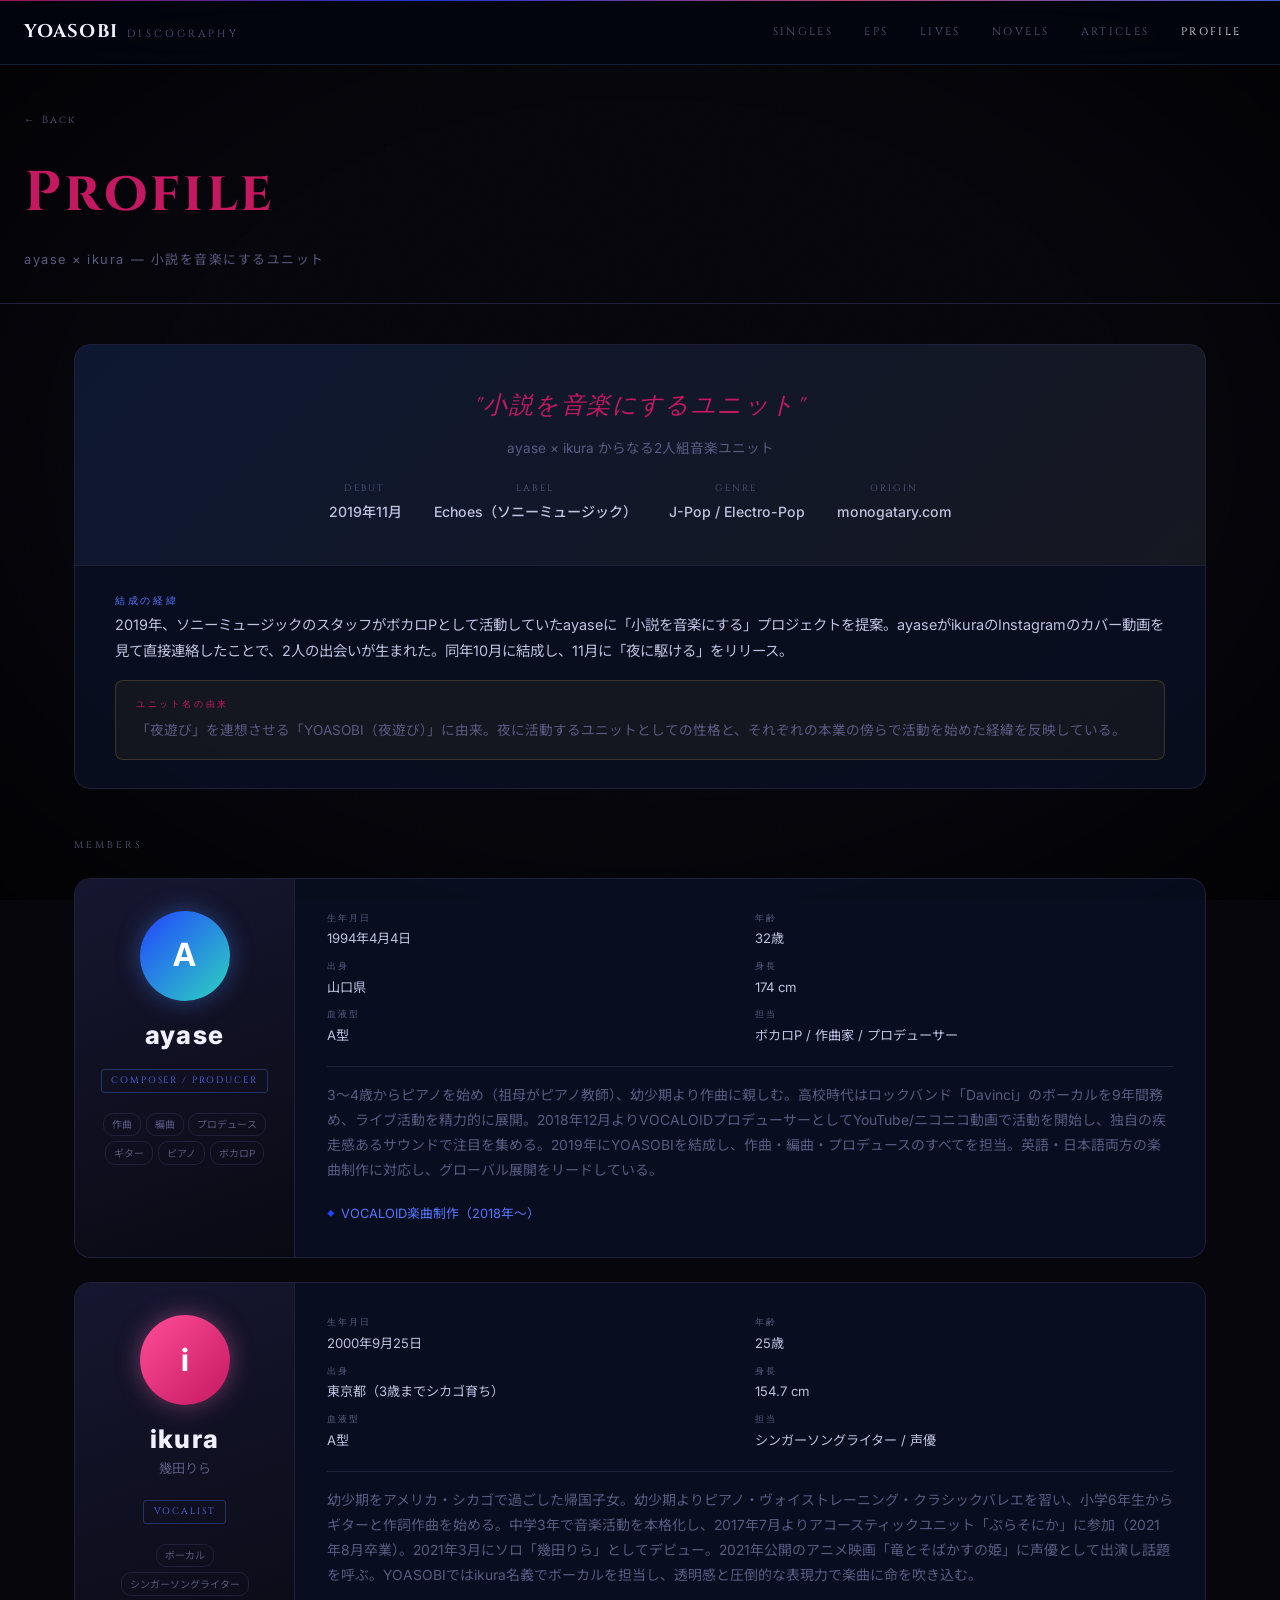
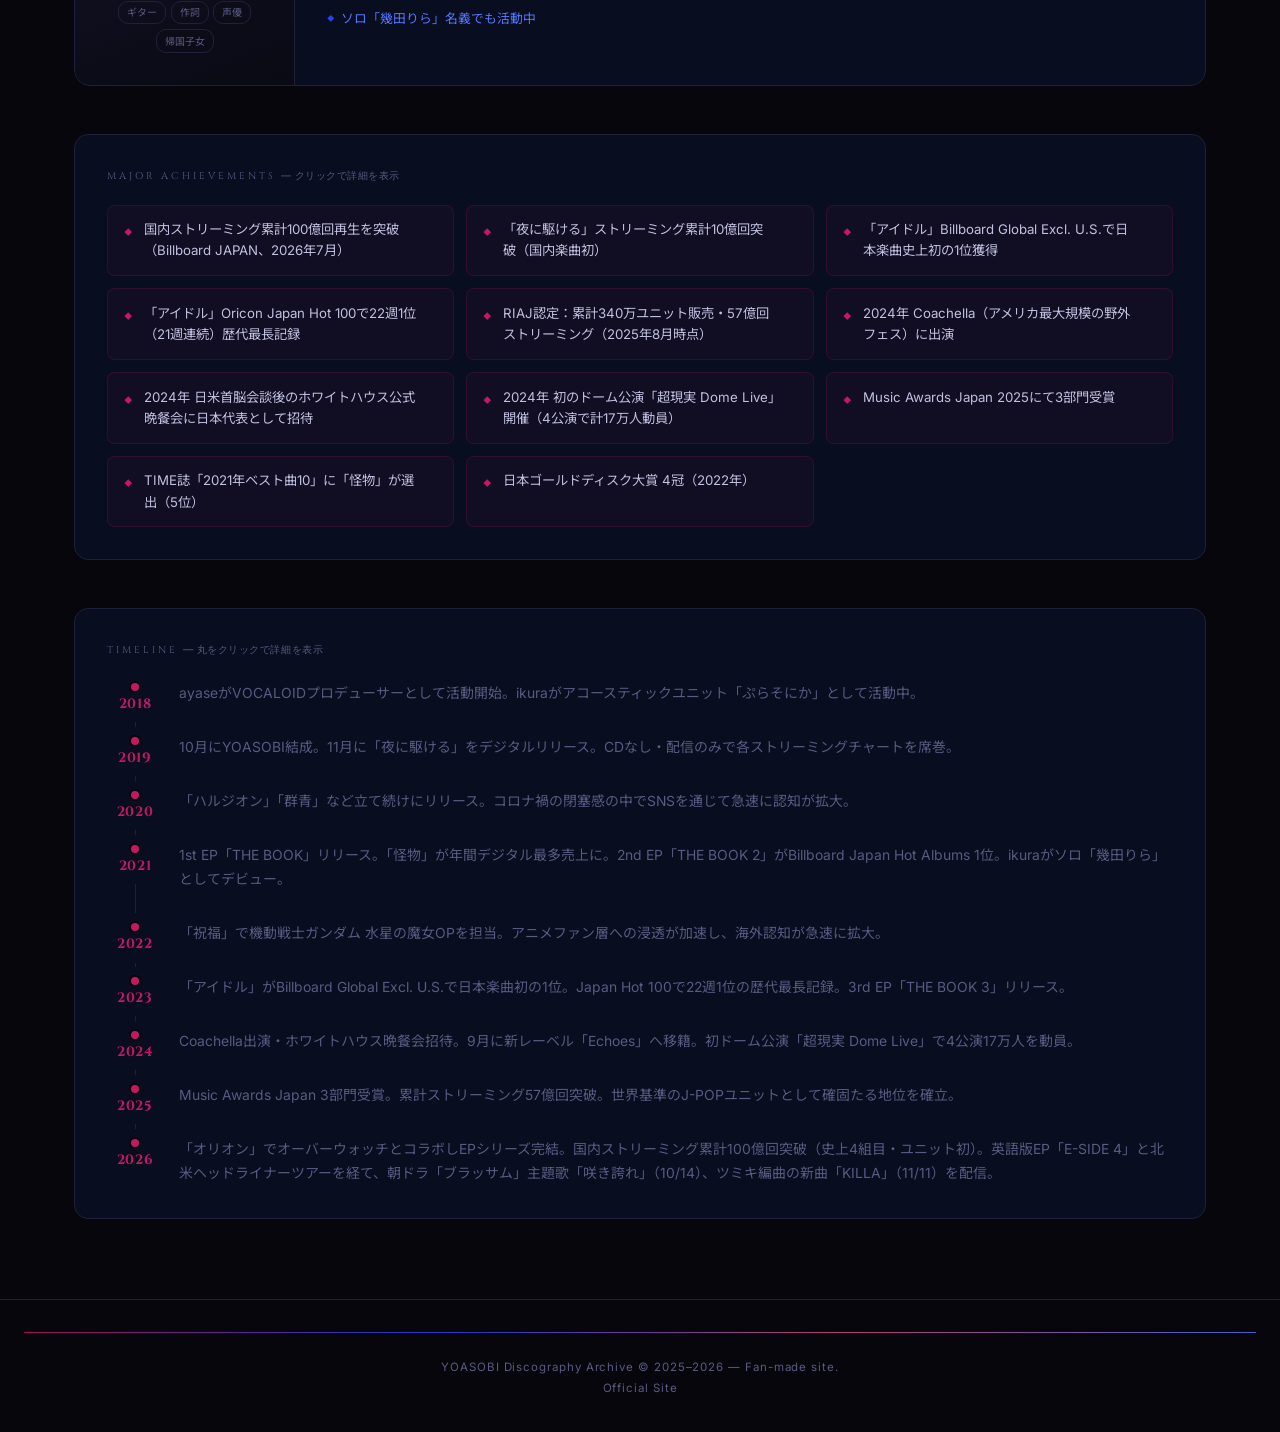
<file: profile.html>
<!DOCTYPE html>
<html lang="ja">
<head>
  <meta charset="UTF-8" />
  <meta name="viewport" content="width=device-width, initial-scale=1.0" />
  <title>Profile — YOASOBI Discography</title>
  <link rel="preconnect" href="https://fonts.googleapis.com" />
  <link href="https://fonts.googleapis.com/css2?family=Cinzel:wght@400;500;600;700&family=EB+Garamond:ital,wght@0,400;0,500;1,400;1,500&family=Inter:wght@300;400;500;600;700&family=Noto+Sans+JP:wght@400;500;700;900&display=swap" rel="stylesheet" />
  <link rel="stylesheet" href="style.css" />
  <style>
    /* プロフィール専用スタイル */
    .profile-wrap {
      max-width: 1180px;
      margin: 0 auto;
      padding: 2.5rem 1.5rem 5rem;
      display: flex;
      flex-direction: column;
      gap: 3rem;
    }

    /* ユニット概要 */
    .unit-card {
      background: rgba(11,18,40,0.7);
      border: 1px solid var(--border);
      border-radius: 16px;
      overflow: hidden;
    }
    .unit-card-header {
      padding: 2.5rem;
      text-align: center;
      position: relative;
      background: linear-gradient(135deg, rgba(74,143,255,0.08) 0%, rgba(245,200,66,0.06) 100%);
      border-bottom: 1px solid var(--border);
    }
    .unit-concept {
      font-family: 'EB Garamond', Georgia, serif;
      font-style: italic;
      font-size: 1.5rem;
      color: var(--gold);
      letter-spacing: 0.06em;
      margin-bottom: 0.75rem;
    }
    .unit-meta-row {
      display: flex;
      justify-content: center;
      gap: 2rem;
      flex-wrap: wrap;
      margin-top: 1.25rem;
    }
    .unit-meta-item {
      text-align: center;
    }
    .unit-meta-label {
      font-family: 'Cinzel', Georgia, serif;
      font-size: 0.58rem;
      letter-spacing: 0.25em;
      text-transform: uppercase;
      color: var(--muted);
      display: block;
      margin-bottom: 0.2rem;
    }
    .unit-meta-value {
      font-size: 0.88rem;
      color: var(--prose);
      font-weight: 500;
    }
    .unit-card-body {
      padding: 1.75rem 2.5rem;
      display: flex;
      flex-direction: column;
      gap: 1rem;
    }
    .unit-story-label {
      font-family: 'Cinzel', Georgia, serif;
      font-size: 0.6rem;
      letter-spacing: 0.28em;
      text-transform: uppercase;
      color: var(--blue-bright);
      margin-bottom: 0.1rem;
    }
    .unit-story-text {
      font-size: 0.9rem;
      color: var(--prose);
      line-height: 1.8;
    }
    .name-origin {
      background: rgba(245,200,66,0.05);
      border: 1px solid rgba(245,200,66,0.18);
      border-radius: 8px;
      padding: 1rem 1.25rem;
    }
    .name-origin-label {
      font-family: 'Cinzel', Georgia, serif;
      font-size: 0.58rem;
      letter-spacing: 0.28em;
      text-transform: uppercase;
      color: var(--gold);
      margin-bottom: 0.4rem;
    }
    .name-origin-text {
      font-size: 0.85rem;
      color: var(--muted);
      line-height: 1.75;
    }

    /* メンバーカード */
    .members-section {
      display: flex;
      flex-direction: column;
      gap: 1.5rem;
    }
    .member-full-card {
      background: rgba(11,18,40,0.7);
      border: 1px solid var(--border);
      border-radius: 16px;
      overflow: hidden;
      display: grid;
      grid-template-columns: 220px 1fr;
    }
    .member-visual {
      background: linear-gradient(160deg, var(--surface-2) 0%, var(--bg-2) 100%);
      display: flex;
      flex-direction: column;
      align-items: center;
      justify-content: flex-start;
      padding: 2rem 1.5rem;
      gap: 1.25rem;
      border-right: 1px solid var(--border);
    }
    .member-avatar {
      width: 90px;
      height: 90px;
      border-radius: 50%;
      display: flex;
      align-items: center;
      justify-content: center;
      font-size: 2rem;
      font-weight: 700;
      flex-shrink: 0;
    }
    .avatar-ayase {
      background: linear-gradient(135deg, var(--blue) 0%, #2dd4bf 100%);
      box-shadow: 0 0 24px rgba(74,143,255,0.4);
      color: white;
      font-family: 'Inter', sans-serif;
    }
    .avatar-ikura {
      background: linear-gradient(135deg, var(--rose) 0%, var(--gold) 100%);
      box-shadow: 0 0 24px rgba(244,114,182,0.4);
      color: white;
      font-family: 'Inter', sans-serif;
    }
    .member-name-block {
      text-align: center;
    }
    /* ← ここが大文字に見える原因。Cinzelを使わず Inter に変更 */
    .member-name-display {
      font-family: 'Inter', system-ui, sans-serif;
      font-size: 1.6rem;
      font-weight: 800;
      color: var(--white);
      letter-spacing: 0.04em;
      line-height: 1.1;
    }
    .member-realname {
      font-size: 0.82rem;
      color: var(--muted);
      margin-top: 0.25rem;
    }
    .member-role-badge {
      font-family: 'Cinzel', Georgia, serif;
      font-size: 0.58rem;
      letter-spacing: 0.2em;
      text-transform: uppercase;
      color: var(--blue-bright);
      border: 1px solid rgba(74,143,255,0.3);
      border-radius: 3px;
      padding: 0.2rem 0.6rem;
      text-align: center;
    }
    .member-tags {
      display: flex;
      flex-wrap: wrap;
      gap: 0.3rem;
      justify-content: center;
    }
    .tag {
      font-size: 0.62rem;
      color: var(--muted);
      border: 1px solid var(--border);
      border-radius: 10px;
      padding: 0.15rem 0.5rem;
    }

    .member-detail {
      padding: 2rem;
      display: flex;
      flex-direction: column;
      gap: 1.25rem;
    }
    .detail-grid {
      display: grid;
      grid-template-columns: repeat(2, 1fr);
      gap: 0.6rem;
    }
    .detail-item {
      display: flex;
      flex-direction: column;
      gap: 0.1rem;
    }
    .detail-key {
      font-family: 'Cinzel', Georgia, serif;
      font-size: 0.55rem;
      letter-spacing: 0.22em;
      text-transform: uppercase;
      color: var(--muted);
    }
    .detail-val {
      font-size: 0.82rem;
      color: var(--prose);
    }
    .member-bio-text {
      font-size: 0.87rem;
      color: var(--muted);
      line-height: 1.8;
      border-top: 1px solid var(--border);
      padding-top: 1rem;
    }
    .member-solo {
      font-size: 0.8rem;
      color: var(--blue-bright);
      display: flex;
      align-items: center;
      gap: 0.4rem;
    }
    .member-solo::before {
      content: '◆';
      font-size: 0.45rem;
      color: var(--blue);
    }

    /* 実績 */
    .achievements-card {
      background: rgba(11,18,40,0.7);
      border: 1px solid var(--border);
      border-radius: 14px;
      padding: 2rem;
    }
    .achiev-grid {
      display: grid;
      grid-template-columns: repeat(auto-fill, minmax(280px, 1fr));
      gap: 0.75rem;
      margin-top: 1.25rem;
    }
    .achiev-item {
      display: flex;
      gap: 0.75rem;
      align-items: flex-start;
      padding: 0.85rem 1rem;
      background: rgba(196,25,96,0.05);
      border: 1px solid rgba(196,25,96,0.18);
      border-radius: 8px;
      cursor: pointer;
      transition: all 0.25s;
    }
    .achiev-item:hover {
      background: rgba(196,25,96,0.1);
      border-color: rgba(196,25,96,0.35);
      transform: translateY(-1px);
    }
    .achiev-gem {
      color: var(--gold);
      font-size: 0.5rem;
      margin-top: 0.45rem;
      flex-shrink: 0;
    }
    .achiev-text {
      font-size: 0.83rem;
      color: var(--prose);
      line-height: 1.6;
      flex: 1;
    }
    .achiev-hint {
      font-size: 0.6rem;
      color: var(--gold);
      opacity: 0;
      transition: opacity 0.2s;
      margin-top: 0.3rem;
      flex-shrink: 0;
      align-self: center;
    }
    .achiev-item:hover .achiev-hint { opacity: 1; }

    /* タイムライン */
    .timeline-card {
      background: rgba(11,18,40,0.7);
      border: 1px solid var(--border);
      border-radius: 14px;
      padding: 2rem;
    }
    .timeline-new {
      display: flex;
      flex-direction: column;
      gap: 0;
      margin-top: 1.25rem;
    }
    .tl-item {
      display: grid;
      grid-template-columns: 3.5rem 1fr;
      gap: 1rem;
    }
    .tl-year-col {
      display: flex;
      flex-direction: column;
      align-items: center;
    }
    .tl-year {
      font-family: 'Cinzel', Georgia, serif;
      font-size: 0.85rem;
      font-weight: 700;
      color: var(--gold);
      letter-spacing: 0.05em;
      white-space: nowrap;
    }
    .tl-line {
      flex: 1;
      width: 1px;
      background: var(--border);
      margin: 0.4rem 0;
    }
    .tl-dot {
      width: 12px;
      height: 12px;
      border-radius: 50%;
      background: var(--gold);
      border: 2px solid var(--bg);
      flex-shrink: 0;
      margin: 0.1rem 0 0;
      cursor: pointer;
      transition: transform 0.2s, box-shadow 0.2s;
      box-shadow: 0 0 0 0 rgba(245,200,66,0);
    }
    .tl-dot:hover {
      transform: scale(1.5);
      box-shadow: 0 0 0 4px rgba(245,200,66,0.25);
    }
    .tl-body {
      padding: 0.1rem 0 1.75rem;
    }
    .tl-item:last-child .tl-body {
      padding-bottom: 0;
    }
    .tl-text {
      font-size: 0.87rem;
      color: var(--muted);
      line-height: 1.75;
    }

    @media (max-width: 680px) {
      .member-full-card { grid-template-columns: 1fr; }
      .member-visual { flex-direction: row; flex-wrap: wrap; border-right: none; border-bottom: 1px solid var(--border); padding: 1.5rem; }
      .member-name-block { text-align: left; }
      .member-tags { justify-content: flex-start; }
      .detail-grid { grid-template-columns: 1fr 1fr; }
      .achiev-grid { grid-template-columns: 1fr; }
    }
  </style>
</head>
<body>

<header class="site-header">
  <div class="rainbow-rule" style="position:absolute;top:0;left:0;right:0;"></div>
  <div class="header-inner">
    <a href="index.html" class="site-brand" style="text-decoration:none;">
      <span class="brand-name">YOASOBI</span>
      <span class="brand-sub">Discography</span>
    </a>
    <nav class="site-nav">
      <a href="singles.html" class="nav-link" data-color="blue">Singles</a>
      <a href="albums.html" class="nav-link" data-color="gold">EPs</a>
      <a href="lives.html" class="nav-link" data-color="teal">Lives</a>
      <a href="novels.html" class="nav-link" data-color="purple">Novels</a>
      <a href="articles.html" class="nav-link" data-color="rose">Articles</a>
      <a href="profile.html" class="nav-link active" data-color="rose">Profile</a>
    </nav>
  </div>
</header>

<main>
  <div class="page-header">
    <div class="page-header-inner">
      <a href="index.html" class="page-back">← Back</a>
      <h1 class="page-title"><span class="accent">Profile</span></h1>
      <p class="page-subtitle">ayase × ikura — 小説を音楽にするユニット</p>
    </div>
  </div>

  <div class="profile-wrap" id="profileWrap"></div>
</main>

<!-- 実績モーダル -->
<div class="modal-overlay" id="achievModalOverlay">
  <div class="modal" style="grid-template-columns:1fr; max-width:520px;">
    <button class="modal-close" id="achievModalClose">✕</button>
    <div class="modal-body" style="padding:2rem;">
      <div>
        <div class="modal-badge" style="background:rgba(196,25,96,0.1);border-color:rgba(196,25,96,0.3);color:var(--gold);">Achievement</div>
        <div class="modal-title-ja" id="achievTitle" style="font-family:'Inter',sans-serif;font-size:1.05rem;font-weight:700;margin-top:0.6rem;line-height:1.5;"></div>
      </div>
      <div class="modal-divider"></div>
      <div class="modal-section-content" id="achievDetail" style="line-height:1.9;"></div>
    </div>
  </div>
</div>

<!-- タイムラインモーダル -->
<div class="modal-overlay" id="tlModalOverlay">
  <div class="modal" style="grid-template-columns:1fr; max-width:560px;">
    <button class="modal-close" id="tlModalClose">✕</button>
    <div class="modal-body" style="padding:2rem;">
      <div>
        <div class="modal-badge" id="tlYear"></div>
        <div class="modal-title-ja" id="tlHeading" style="font-family:'Inter',sans-serif; font-size:1.3rem; margin-top:0.4rem;"></div>
      </div>
      <div class="modal-divider"></div>
      <div class="modal-section-content" id="tlBody" style="line-height:1.85;"></div>
      <div id="tlTopics"></div>
    </div>
  </div>
</div>

<footer class="site-footer">
  <div class="footer-inner">
    <div class="rainbow-rule" style="margin-bottom:1.5rem;"></div>
    <p class="footer-text">
      YOASOBI Discography Archive &copy; 2025–2026 — Fan-made site.<br>
      <a href="https://www.yoasobi-music.jp/" target="_blank" rel="noopener">Official Site</a>
    </p>
  </div>
</footer>

<script src="data.js"></script>
<script>
  const wrap = document.getElementById('profileWrap');
  const p = DATA.profile;

  /* ===== 1. ユニット概要 ===== */
  const unitCard = document.createElement('div');
  unitCard.className = 'unit-card';
  unitCard.innerHTML = `
    <div class="unit-card-header">
      <div class="unit-concept">"${p.concept}"</div>
      <p style="font-size:0.85rem;color:var(--muted);">ayase × ikura からなる2人組音楽ユニット</p>
      <div class="unit-meta-row">
        <div class="unit-meta-item">
          <span class="unit-meta-label">Debut</span>
          <span class="unit-meta-value">${p.debut}</span>
        </div>
        <div class="unit-meta-item">
          <span class="unit-meta-label">Label</span>
          <span class="unit-meta-value">${p.label}</span>
        </div>
        <div class="unit-meta-item">
          <span class="unit-meta-label">Genre</span>
          <span class="unit-meta-value">J-Pop / Electro-Pop</span>
        </div>
        <div class="unit-meta-item">
          <span class="unit-meta-label">Origin</span>
          <span class="unit-meta-value">monogatary.com</span>
        </div>
      </div>
    </div>
    <div class="unit-card-body">
      <div>
        <div class="unit-story-label">結成の経緯</div>
        <p class="unit-story-text">${p.formation.story}</p>
      </div>
      <div class="name-origin">
        <div class="name-origin-label">ユニット名の由来</div>
        <p class="name-origin-text">${p.formation.nameOrigin}</p>
      </div>
    </div>
  `;
  wrap.appendChild(unitCard);

  /* ===== 2. メンバーカード ===== */
  const membersSection = document.createElement('div');
  membersSection.className = 'members-section';
  membersSection.innerHTML = `
    <div class="section-sub-title" style="margin-bottom:0;">Members</div>
  `;

  p.members.forEach(m => {
    const isAyase = m.name === 'ayase';
    const initial = isAyase ? 'A' : 'i';
    const avatarClass = isAyase ? 'avatar-ayase' : 'avatar-ikura';
    const tags = m.tags.map(t => `<span class="tag">${t}</span>`).join('');

    const card = document.createElement('div');
    card.className = 'member-full-card';
    card.innerHTML = `
      <!-- 左: ビジュアル -->
      <div class="member-visual">
        <div class="member-avatar ${avatarClass}">${initial}</div>
        <div class="member-name-block">
          <div class="member-name-display">${m.name}</div>
          ${m.realName ? `<div class="member-realname">${m.realName}</div>` : ''}
        </div>
        <div class="member-role-badge">${m.role}</div>
        <div class="member-tags">${tags}</div>
      </div>

      <!-- 右: 詳細 -->
      <div class="member-detail">
        <div class="detail-grid">
          <div class="detail-item">
            <span class="detail-key">生年月日</span>
            <span class="detail-val">${m.born}</span>
          </div>
          <div class="detail-item">
            <span class="detail-key">年齢</span>
            <span class="detail-val">${m.age}</span>
          </div>
          <div class="detail-item">
            <span class="detail-key">出身</span>
            <span class="detail-val">${m.birthplace}</span>
          </div>
          <div class="detail-item">
            <span class="detail-key">身長</span>
            <span class="detail-val">${m.height}</span>
          </div>
          <div class="detail-item">
            <span class="detail-key">血液型</span>
            <span class="detail-val">${m.bloodType}</span>
          </div>
          <div class="detail-item">
            <span class="detail-key">担当</span>
            <span class="detail-val">${m.origin}</span>
          </div>
        </div>
        <p class="member-bio-text">${m.bio}</p>
        <div class="member-solo">${m.solo}</div>
      </div>
    `;
    membersSection.appendChild(card);
  });

  wrap.appendChild(membersSection);

  /* ===== 3. 主な実績 ===== */
  const achievOverlay = document.getElementById('achievModalOverlay');
  const achievClose   = document.getElementById('achievModalClose');
  achievClose.addEventListener('click', () => { achievOverlay.classList.remove('open'); document.body.style.overflow=''; });
  achievOverlay.addEventListener('click', e => { if(e.target===achievOverlay){ achievOverlay.classList.remove('open'); document.body.style.overflow=''; }});

  const achievCard = document.createElement('div');
  achievCard.className = 'achievements-card';
  achievCard.innerHTML = `<div class="section-sub-title">Major Achievements <span style="font-family:'Inter';font-size:0.62rem;color:var(--muted);font-weight:400;letter-spacing:0.05em;">— クリックで詳細を表示</span></div><div class="achiev-grid" id="achievGrid"></div>`;
  wrap.appendChild(achievCard);

  const achGrid = document.getElementById('achievGrid');
  p.achievements.forEach(a => {
    const item = document.createElement('div');
    item.className = 'achiev-item';
    item.innerHTML = `
      <span class="achiev-gem">◆</span>
      <span class="achiev-text">${a.text}</span>
      <span class="achiev-hint">→</span>
    `;
    item.addEventListener('click', () => {
      document.getElementById('achievTitle').textContent = a.text;
      document.getElementById('achievDetail').textContent = a.detail;
      achievOverlay.classList.add('open');
      document.body.style.overflow = 'hidden';
    });
    achGrid.appendChild(item);
  });

  /* ===== 4. タイムライン ===== */
  const tlOverlay = document.getElementById('tlModalOverlay');
  const tlClose   = document.getElementById('tlModalClose');
  tlClose.addEventListener('click', () => { tlOverlay.classList.remove('open'); document.body.style.overflow=''; });
  tlOverlay.addEventListener('click', e => { if(e.target===tlOverlay){ tlOverlay.classList.remove('open'); document.body.style.overflow=''; }});
  document.addEventListener('keydown', e => { if(e.key==='Escape') { tlOverlay.classList.remove('open'); document.body.style.overflow=''; }});

  function openTlModal(t) {
    document.getElementById('tlYear').textContent = t.year;
    document.getElementById('tlHeading').textContent = t.detail.heading;
    document.getElementById('tlBody').textContent = t.detail.body;
    const topics = t.detail.topics.map(tp =>
      `<div style="display:flex;gap:0.6rem;align-items:center;font-size:0.8rem;color:var(--prose);padding:0.3rem 0;border-bottom:1px solid var(--border);">
         <span style="color:var(--gold);font-size:0.5rem;">◆</span>${tp}
       </div>`
    ).join('');
    document.getElementById('tlTopics').innerHTML = `
      <div style="margin-top:1rem;">
        <div style="font-family:'Cinzel',Georgia,serif;font-size:0.56rem;letter-spacing:0.25em;text-transform:uppercase;color:var(--muted);margin-bottom:0.5rem;">主なトピック</div>
        ${topics}
      </div>
    `;
    tlOverlay.classList.add('open');
    document.body.style.overflow = 'hidden';
  }

  const tlCard = document.createElement('div');
  tlCard.className = 'timeline-card';
  tlCard.innerHTML = `<div class="section-sub-title">Timeline <span style="font-family:'Inter';font-size:0.65rem;color:var(--muted);font-weight:400;letter-spacing:0.05em;">— 丸をクリックで詳細を表示</span></div>`;

  const tlWrap = document.createElement('div');
  tlWrap.className = 'timeline-new';

  p.timeline.forEach((t, i) => {
    const item = document.createElement('div');
    item.className = 'tl-item';
    item.innerHTML = `
      <div class="tl-year-col">
        <div class="tl-dot" title="${t.year}年の詳細を見る"></div>
        <div class="tl-year">${t.year}</div>
        ${i < p.timeline.length - 1 ? '<div class="tl-line"></div>' : ''}
      </div>
      <div class="tl-body">
        <p class="tl-text">${t.text}</p>
      </div>
    `;
    item.querySelector('.tl-dot').addEventListener('click', () => openTlModal(t));
    tlWrap.appendChild(item);
  });

  tlCard.appendChild(tlWrap);
  wrap.appendChild(tlCard);
</script>
</body>
</html>
</file>
<file: style.css>
/* ===== RESET ===== */
*, *::before, *::after { box-sizing: border-box; margin: 0; padding: 0; }

/* ===== VARIABLES ===== */
:root {
  /* YOASOBI brand palette: deep black × hot pink × royal blue */
  --bg: #06060c;
  --bg-2: #0a0a14;
  --surface: #0f0f20;
  --surface-2: #161630;
  --border: #20203a;
  --border-bright: #34345a;
  /* primary accent = YOASOBI deep rose pink */
  --gold: #c41960;
  --gold-bright: #e05080;
  /* blue = YOASOBI royal blue */
  --blue: #2244ff;
  --blue-bright: #5577ff;
  --teal: #2dd4bf;
  --rose: #ff4d97;
  --muted: #5a5a82;
  --prose: #c0c0e0;
  --white: #f0f0ff;
}

/* ===== BASE ===== */
html { background: var(--bg); scroll-behavior: smooth; color-scheme: dark; }

body {
  background: var(--bg);
  color: var(--prose);
  font-family: 'Inter', 'Noto Sans JP', system-ui, sans-serif;
  font-size: 15px;
  line-height: 1.7;
  min-height: 100vh;
  -webkit-font-smoothing: antialiased;
  position: relative;
}

/* Film grain overlay */
body::before {
  content: '';
  position: fixed; inset: 0;
  pointer-events: none; z-index: 1; opacity: 0.04;
  mix-blend-mode: overlay;
  background-image: url("data:image/svg+xml;utf8,<svg xmlns='http://www.w3.org/2000/svg' width='180' height='180'><filter id='n'><feTurbulence type='fractalNoise' baseFrequency='0.9' numOctaves='2' stitchTiles='stitch'/></filter><rect width='100%25' height='100%25' filter='url(%23n)' opacity='0.8'/></svg>");
}

/* Vignette */
body::after {
  content: '';
  position: fixed; inset: 0;
  pointer-events: none; z-index: 1;
  background: radial-gradient(ellipse at center, transparent 55%, rgba(0,0,0,0.6) 100%);
}

header, main, footer, nav { position: relative; z-index: 2; }

a { color: var(--gold); text-decoration: none; transition: color 0.2s; }
a:hover { color: var(--gold-bright); }

/* ===== SCROLLBAR ===== */
::-webkit-scrollbar { width: 6px; }
::-webkit-scrollbar-track { background: var(--bg-2); }
::-webkit-scrollbar-thumb { background: linear-gradient(180deg, var(--blue) 0%, var(--gold) 100%); border-radius: 3px; }
::selection { background: rgba(74,143,255,0.3); color: var(--white); }

/* ===== RAINBOW RULE ===== */
.rainbow-rule {
  height: 1px;
  background: linear-gradient(90deg, var(--gold) 0%, var(--blue) 33%, var(--gold-bright) 66%, var(--blue-bright) 100%);
  opacity: 0.8;
}

/* ===== HEADER ===== */
.site-header {
  position: sticky; top: 0; z-index: 50;
  border-bottom: 1px solid rgba(26,38,64,0.8);
  background: rgba(3,6,16,0.75);
  backdrop-filter: blur(16px);
}
.header-inner {
  max-width: 1280px; margin: 0 auto;
  padding: 0 1.5rem;
  height: 64px;
  display: flex; align-items: center; justify-content: space-between; gap: 1.5rem;
}
.site-brand {
  display: flex; align-items: baseline; gap: 0.6rem; flex-shrink: 0;
}
.brand-name {
  font-family: 'Cinzel', Georgia, serif;
  font-size: 1.15rem; font-weight: 700;
  color: var(--white); letter-spacing: 0.06em;
  transition: color 0.4s;
}
.brand-name:hover { color: var(--gold-bright); }
.brand-sub {
  font-family: 'Cinzel', Georgia, serif;
  font-size: 0.65rem; letter-spacing: 0.3em;
  text-transform: uppercase; color: var(--muted);
}
.site-nav {
  display: flex; align-items: center; gap: 0.15rem;
  overflow-x: auto;
  scrollbar-width: none;
  -ms-overflow-style: none;
}
.site-nav::-webkit-scrollbar { display: none; }
.nav-link {
  position: relative;
  display: block; padding: 0.45rem 0.9rem;
  font-family: 'Cinzel', Georgia, serif;
  font-size: 0.68rem; letter-spacing: 0.22em;
  text-transform: uppercase; color: var(--muted);
  white-space: nowrap; transition: color 0.3s;
}
.nav-link:hover, .nav-link.active { color: var(--white); }
.nav-link::after {
  content: '';
  position: absolute; left: 0.9rem; right: 0.9rem; bottom: -1px;
  height: 1px;
  background: linear-gradient(90deg, var(--blue), transparent);
  transform: scaleX(0); transform-origin: left;
  transition: transform 0.4s ease;
}
.nav-link.active::after,
.nav-link:hover::after { transform: scaleX(1); }
.nav-link[data-color="gold"]::after   { background: linear-gradient(90deg, var(--gold), transparent); }
.nav-link[data-color="teal"]::after   { background: linear-gradient(90deg, var(--teal), transparent); }
.nav-link[data-color="rose"]::after   { background: linear-gradient(90deg, var(--rose), transparent); }
.nav-link[data-color="purple"]::after { background: linear-gradient(90deg, #a78bfa, transparent); }

/* ===== HERO ===== */
.hero {
  position: relative; overflow: hidden;
  background: linear-gradient(135deg, #030610 0%, #060b1a 35%, #0a1228 60%, #060b1a 100%);
  padding: 5rem 1.5rem 5rem; text-align: center;
}
/* Aurora layers */
.hero-aurora-1 {
  position: absolute; inset: 0; pointer-events: none;
  background: radial-gradient(at 15% 20%, rgba(232,19,107,0.22) 0px, transparent 50%),
              radial-gradient(at 80% 10%, rgba(34,68,255,0.18) 0px, transparent 55%),
              radial-gradient(at 75% 80%, rgba(232,19,107,0.12) 0px, transparent 55%),
              radial-gradient(at 20% 85%, rgba(34,68,255,0.10) 0px, transparent 50%);
  animation: auroraDrift 22s ease-in-out infinite;
}
.hero-aurora-2 {
  position: absolute; inset: 0; pointer-events: none;
  background: radial-gradient(ellipse at center, rgba(232,19,107,0.08) 0%, transparent 70%);
}
.hero-aurora-3 {
  position: absolute; inset: 0; pointer-events: none;
  background: radial-gradient(ellipse at 75% 25%, rgba(34,68,255,0.10) 0%, transparent 60%);
}
@keyframes auroraDrift {
  0%, 100% { transform: translate3d(0,0,0) scale(1); opacity: 0.85; }
  50% { transform: translate3d(-2%, 1%, 0) scale(1.06); opacity: 1; }
}

.hero-content { position: relative; z-index: 10; max-width: 760px; margin: 0 auto; }

.hero-eyebrow {
  font-family: 'Cinzel', Georgia, serif;
  font-size: 0.68rem; letter-spacing: 0.45em;
  text-transform: uppercase; color: rgba(232,19,107,0.9);
  margin-bottom: 1.5rem;
  display: flex; align-items: center; justify-content: center; gap: 0.75rem;
}
.hero-eyebrow::before, .hero-eyebrow::after {
  content: '';
  display: inline-block; width: 2rem; height: 1px;
  background: linear-gradient(90deg, transparent, rgba(232,19,107,0.7));
}
.hero-eyebrow::after { background: linear-gradient(90deg, rgba(232,19,107,0.7), transparent); }

.hero-label {
  font-family: 'Cinzel', Georgia, serif;
  font-size: 0.85rem; font-weight: 400;
  letter-spacing: 0.5em; text-transform: uppercase;
  color: rgba(200,216,240,0.6); display: block;
  margin-bottom: 0.4rem;
}
.hero-title {
  font-family: 'Cinzel', Georgia, serif;
  font-size: clamp(3.5rem, 9vw, 7.5rem);
  font-weight: 700; line-height: 1.0;
  letter-spacing: 0.08em;
  background: linear-gradient(90deg, var(--gold-bright) 0%, var(--gold) 25%, var(--blue-bright) 50%, var(--blue) 75%, var(--gold-bright) 100%);
  background-size: 200% 100%;
  -webkit-background-clip: text; -webkit-text-fill-color: transparent;
  background-clip: text;
  animation: shimmer 8s linear infinite;
  display: block; margin-bottom: 0.6rem;
}
@keyframes shimmer {
  0% { background-position: 0% 50%; }
  100% { background-position: 200% 50%; }
}
.hero-reading {
  font-size: 0.85rem; letter-spacing: 0.35em;
  color: var(--muted); margin-bottom: 1.4rem;
}
.hero-tagline {
  font-family: 'EB Garamond', Georgia, serif;
  font-style: italic; font-size: 1.05rem;
  color: rgba(200,216,240,0.85); letter-spacing: 0.03em;
  margin-bottom: 0.5rem;
}
.hero-meta {
  font-size: 0.75rem; letter-spacing: 0.12em;
  color: var(--muted);
}

/* Ornamental divider */
.ornament {
  display: flex; align-items: center; justify-content: center; gap: 0.75rem;
  margin: 2.5rem auto;
  max-width: 300px;
}
.ornament::before, .ornament::after {
  content: ''; flex: 1; height: 1px;
  background: linear-gradient(90deg, transparent, rgba(245,200,66,0.4));
}
.ornament::after { background: linear-gradient(90deg, rgba(245,200,66,0.4), transparent); }
.ornament-gem {
  font-size: 0.75rem; color: var(--gold); line-height: 1;
}

/* ===== STATS ===== */
.stats-section {
  display: flex; justify-content: center; flex-wrap: wrap;
  gap: 2.5rem 3.5rem; padding: 2.5rem 1.5rem 3rem;
  max-width: 900px; margin: 0 auto;
}
.stat { text-align: center; }
.stat-number {
  font-family: 'Cinzel', Georgia, serif;
  font-size: 1.9rem; font-weight: 700;
  color: var(--gold); display: block; letter-spacing: -0.01em;
}
.stat-label {
  font-size: 0.65rem; letter-spacing: 0.2em;
  text-transform: uppercase; color: var(--muted);
  margin-top: 0.15rem;
}

/* ===== SECTION TITLE ===== */
.section-title {
  font-family: 'Cinzel', Georgia, serif;
  font-size: 0.65rem; letter-spacing: 0.35em;
  text-transform: uppercase; color: var(--muted);
  text-align: center; margin-bottom: 2rem;
}

/* ===== CATEGORY GRID ===== */
.category-section { max-width: 1280px; margin: 0 auto; padding: 1rem 1.5rem 4rem; }

.category-grid {
  display: grid;
  grid-template-columns: repeat(auto-fit, minmax(280px, 1fr));
  gap: 1.25rem;
}

.category-card {
  position: relative; overflow: hidden;
  border-radius: 16px;
  border: 1px solid var(--border);
  background: linear-gradient(135deg, rgba(11,18,40,0.85) 0%, rgba(6,11,26,0.7) 100%);
  padding: 1.75rem;
  display: flex; flex-direction: column;
  gap: 1rem; min-height: 175px; justify-content: space-between;
  transition: all 0.5s ease;
  box-shadow: inset 0 1px 0 rgba(238,244,255,0.04);
  cursor: pointer;
}
.category-card:hover {
  border-color: var(--border-bright);
  transform: translateY(-4px);
  box-shadow: 0 0 0 1px rgba(245,200,66,0.15), 0 0 28px rgba(74,143,255,0.22), inset 0 1px 0 rgba(238,244,255,0.04), 0 18px 48px rgba(0,0,0,0.65);
}
.card-glow {
  position: absolute; inset: 0; opacity: 0;
  transition: opacity 0.6s;
}
.category-card:hover .card-glow { opacity: 1; }
.card-orb {
  position: absolute; top: -3rem; right: -3rem;
  width: 8rem; height: 8rem; border-radius: 50%;
  opacity: 0; blur: 2rem;
  filter: blur(2rem);
  transition: opacity 0.6s;
}
.category-card:hover .card-orb { opacity: 0.35; }
.card-bottom-line {
  position: absolute; bottom: 0; left: 0;
  height: 1px; width: 0;
  transition: width 0.7s ease;
}
.category-card:hover .card-bottom-line { width: 100%; }

.card-top { display: flex; align-items: flex-start; justify-content: space-between; }
.card-icon { font-size: 2.5rem; line-height: 1; filter: drop-shadow(0 4px 14px rgba(125,211,252,0.18)); }
.card-label-en {
  font-family: 'Cinzel', Georgia, serif;
  font-size: 0.6rem; letter-spacing: 0.28em;
  text-transform: uppercase; opacity: 0.7;
}
.card-bottom { display: flex; flex-direction: column; gap: 0.5rem; }
.card-title-ja {
  font-family: 'EB Garamond', Georgia, serif;
  font-size: 1.9rem; font-weight: 400;
  color: var(--white); line-height: 1.2;
  transition: color 0.4s;
}
.category-card:hover .card-title-ja { color: var(--gold-bright); }
.card-footer { display: flex; align-items: center; justify-content: space-between; margin-top: 0.25rem; }
.card-count {
  font-family: 'EB Garamond', Georgia, serif;
  font-style: italic; font-size: 0.85rem; color: var(--muted);
}
.card-enter {
  font-family: 'Cinzel', Georgia, serif;
  font-size: 0.65rem; letter-spacing: 0.2em;
  opacity: 0.6; transition: opacity 0.4s, transform 0.4s;
}
.category-card:hover .card-enter { opacity: 1; transform: translateX(4px); }

/* ===== ARTIST INTRO ===== */
.intro-section { max-width: 1280px; margin: 0 auto; padding: 0 1.5rem 5rem; }

.glass-card {
  background: rgba(11,18,40,0.7);
  backdrop-filter: blur(12px);
  border: 1px solid var(--border);
  border-radius: 16px; overflow: hidden;
  box-shadow: inset 0 1px 0 rgba(238,244,255,0.04), 0 4px 16px rgba(0,0,0,0.4);
}
.glass-card-inner { padding: 2.5rem; }

.intro-flex {
  display: flex; gap: 2.5rem; align-items: flex-start;
}
.intro-avatar {
  flex-shrink: 0;
  width: 7rem; height: 7rem; border-radius: 50%;
  background: linear-gradient(135deg, var(--blue) 0%, var(--gold) 100%);
  display: flex; align-items: center; justify-content: center;
  font-family: 'Cinzel', Georgia, serif;
  font-size: 2.2rem; color: var(--bg); font-weight: 700;
  box-shadow: 0 0 24px rgba(74,143,255,0.4);
}
.intro-body { flex: 1; }
.intro-eyebrow {
  font-family: 'Cinzel', Georgia, serif;
  font-size: 0.62rem; letter-spacing: 0.35em;
  text-transform: uppercase; color: rgba(245,200,66,0.9);
  margin-bottom: 0.9rem;
}
.intro-quote {
  font-family: 'EB Garamond', Georgia, serif;
  font-style: italic; font-size: 1.15rem;
  color: var(--prose); line-height: 1.7;
  padding-left: 1rem; position: relative;
  margin-bottom: 1rem;
}
.intro-quote::before {
  content: '"';
  position: absolute; left: -0.3rem; top: -0.25rem;
  font-size: 2rem; color: var(--gold); line-height: 1;
}
.intro-bio {
  font-size: 0.88rem; color: var(--muted);
  line-height: 1.75; margin-bottom: 1.25rem;
}
.intro-link {
  display: inline-block;
  font-family: 'Cinzel', Georgia, serif;
  font-size: 0.65rem; letter-spacing: 0.25em;
  text-transform: uppercase; color: var(--muted);
  border: 1px solid var(--border);
  padding: 0.5rem 1.1rem; border-radius: 4px;
  transition: all 0.3s;
}
.intro-link:hover {
  border-color: var(--gold); color: var(--gold);
  background: rgba(245,200,66,0.06);
}

/* ===== PAGE HEADER ===== */
.page-header {
  border-bottom: 1px solid var(--border);
  padding: 2.5rem 1.5rem 2rem;
}
.page-header-inner { max-width: 1280px; margin: 0 auto; }
.page-back {
  font-family: 'Cinzel', Georgia, serif;
  font-size: 0.65rem; letter-spacing: 0.2em;
  color: var(--muted); display: inline-flex;
  align-items: center; gap: 0.4rem;
  margin-bottom: 1rem; transition: color 0.2s;
}
.page-back:hover { color: var(--gold); }
.page-title {
  font-family: 'Cinzel', Georgia, serif;
  font-size: clamp(2rem, 5vw, 3.5rem);
  font-weight: 700; letter-spacing: 0.06em;
  color: var(--white);
}
.page-title .accent { color: var(--gold); }
.page-subtitle {
  font-size: 0.8rem; color: var(--muted);
  letter-spacing: 0.12em; margin-top: 0.5rem;
}

/* ===== FILTER BAR ===== */
.filter-bar {
  max-width: 1280px; margin: 0 auto 2rem;
  padding: 0 1.5rem;
  display: flex; gap: 0.4rem; flex-wrap: wrap; align-items: center;
}
.filter-label {
  font-family: 'Cinzel', Georgia, serif;
  font-size: 0.62rem; letter-spacing: 0.25em;
  text-transform: uppercase; color: var(--muted); margin-right: 0.4rem;
}
.filter-btn {
  background: transparent;
  border: 1px solid var(--border);
  color: var(--muted);
  font-family: 'Cinzel', Georgia, serif;
  font-size: 0.65rem; letter-spacing: 0.12em;
  padding: 0.3rem 0.85rem; border-radius: 20px;
  cursor: pointer; transition: all 0.25s;
}
.filter-btn:hover, .filter-btn.active {
  border-color: var(--gold); color: var(--gold);
  background: rgba(245,200,66,0.07);
}

/* ===== WORKS GRID ===== */
.works-section { max-width: 1280px; margin: 0 auto; padding: 0 1.5rem 5rem; }
.works-grid {
  display: grid;
  grid-template-columns: repeat(auto-fill, minmax(290px, 1fr));
  gap: 1rem;
}

/* Year divider */
.year-divider {
  grid-column: 1 / -1;
  display: flex; align-items: center; gap: 1rem;
  padding: 2rem 0 0.75rem;
  margin-top: 0.5rem;
}
.year-divider:first-child {
  padding-top: 0.25rem;
  margin-top: 0;
}
.year-divider-text {
  font-family: 'Cinzel', Georgia, serif;
  font-size: 0.6rem; letter-spacing: 0.3em;
  color: var(--muted); text-transform: uppercase; white-space: nowrap;
  background: var(--bg);
  padding-right: 0.5rem;
}
.year-divider-line { flex: 1; height: 1px; background: var(--border); }

/* Work card */
.work-card {
  position: relative; overflow: hidden;
  background: rgba(11,18,40,0.7);
  border: 1px solid var(--border);
  border-radius: 12px; padding: 1.25rem 1.4rem;
  display: flex; flex-direction: column; gap: 0.45rem;
  transition: all 0.3s ease;
}
.work-card:hover {
  border-color: var(--border-bright);
  background: rgba(17,30,56,0.85);
  transform: translateY(-2px);
  box-shadow: 0 0 0 1px rgba(74,143,255,0.12), 0 8px 24px rgba(0,0,0,0.5);
}
.work-card.highlight {
  border-color: rgba(245,200,66,0.35);
  background: rgba(245,200,66,0.03);
}
.work-card.highlight::before {
  content: '★ Spotlight';
  position: absolute; top: 0.7rem; right: 0.8rem;
  font-family: 'Cinzel', Georgia, serif;
  font-size: 0.55rem; letter-spacing: 0.18em;
  color: var(--gold); text-transform: uppercase;
}
.work-card-line {
  position: absolute; bottom: 0; left: 0;
  height: 1px; width: 0;
  transition: width 0.6s ease;
}
.work-card:hover .work-card-line { width: 100%; }

.work-num {
  font-family: 'Cinzel', Georgia, serif;
  font-size: 0.58rem; letter-spacing: 0.22em; color: var(--muted);
}
.work-title-ja { font-size: 1.05rem; font-weight: 600; color: var(--white); line-height: 1.3; }
.work-title-en { font-size: 0.72rem; color: var(--muted); letter-spacing: 0.04em; }
.work-date { font-size: 0.72rem; color: var(--prose); }
.work-cert { font-size: 0.68rem; color: var(--blue-bright); font-weight: 600; }
.work-chart { font-size: 0.68rem; color: var(--muted); }
.work-note {
  font-size: 0.72rem; color: var(--muted); line-height: 1.55;
  border-top: 1px solid var(--border);
  padding-top: 0.5rem; margin-top: 0.25rem;
}

/* ===== EP CARDS ===== */
.eps-section { max-width: 1280px; margin: 0 auto; padding: 0 1.5rem 5rem; }
.eps-grid {
  display: grid;
  grid-template-columns: repeat(auto-fill, minmax(340px, 1fr));
  gap: 1.5rem;
}

.ep-card {
  background: rgba(11,18,40,0.7);
  border: 1px solid var(--border);
  border-radius: 14px; padding: 1.75rem;
  display: flex; flex-direction: column; gap: 1.1rem;
  transition: all 0.3s ease;
}
.ep-card:hover {
  border-color: var(--border-bright);
  transform: translateY(-3px);
  box-shadow: 0 0 0 1px rgba(245,200,66,0.12), 0 12px 32px rgba(0,0,0,0.55);
}

.ep-badge {
  display: inline-block;
  font-family: 'Cinzel', Georgia, serif;
  font-size: 0.58rem; letter-spacing: 0.22em;
  text-transform: uppercase; color: var(--gold);
  background: rgba(245,200,66,0.08);
  border: 1px solid rgba(245,200,66,0.25);
  border-radius: 4px; padding: 0.2rem 0.65rem;
  width: fit-content;
}
.ep-title {
  font-family: 'Cinzel', Georgia, serif;
  font-size: 1.4rem; font-weight: 700;
  color: var(--white); letter-spacing: 0.08em;
}
.ep-date { font-size: 0.78rem; color: var(--muted); }

.ep-meta-row { display: flex; gap: 1.5rem; flex-wrap: wrap; }
.ep-meta-item { display: flex; flex-direction: column; gap: 0.1rem; }
.ep-meta-label {
  font-family: 'Cinzel', Georgia, serif;
  font-size: 0.56rem; letter-spacing: 0.2em;
  text-transform: uppercase; color: var(--muted);
}
.ep-meta-value { font-size: 0.85rem; color: var(--white); font-weight: 600; }

.ep-tracks { border-top: 1px solid var(--border); padding-top: 0.85rem; }
.ep-tracks-label {
  font-family: 'Cinzel', Georgia, serif;
  font-size: 0.56rem; letter-spacing: 0.2em;
  text-transform: uppercase; color: var(--muted); margin-bottom: 0.6rem;
}
.ep-track-list { list-style: none; display: flex; flex-direction: column; gap: 0.22rem; }
.ep-track-list li {
  display: flex; gap: 0.6rem; align-items: baseline;
  font-size: 0.82rem; color: var(--prose);
}
.ep-track-num {
  font-family: 'Cinzel', Georgia, serif;
  font-size: 0.58rem; color: var(--muted);
  min-width: 1.6rem; letter-spacing: 0.1em;
}
.ep-note {
  font-family: 'EB Garamond', Georgia, serif;
  font-style: italic; font-size: 0.85rem;
  color: var(--muted); line-height: 1.6;
}

/* ===== PROFILE ===== */
.profile-section { max-width: 900px; margin: 0 auto; padding: 0 1.5rem 5rem; display: flex; flex-direction: column; gap: 3rem; }

.profile-concept-card {
  text-align: center; padding: 2.5rem;
  background: rgba(11,18,40,0.7);
  border: 1px solid var(--border); border-radius: 14px;
}
.profile-concept-text {
  font-family: 'EB Garamond', Georgia, serif;
  font-style: italic; font-size: 1.5rem;
  color: var(--gold); letter-spacing: 0.05em; margin-bottom: 0.75rem;
}
.profile-concept-meta {
  font-family: 'Cinzel', Georgia, serif;
  font-size: 0.65rem; letter-spacing: 0.25em;
  text-transform: uppercase; color: var(--muted);
}

.members-grid {
  display: grid;
  grid-template-columns: repeat(auto-fit, minmax(310px, 1fr));
  gap: 1.25rem;
}
.member-card {
  background: rgba(11,18,40,0.7);
  border: 1px solid var(--border); border-radius: 14px;
  padding: 1.75rem; display: flex; flex-direction: column; gap: 0.75rem;
}
.member-role {
  font-family: 'Cinzel', Georgia, serif;
  font-size: 0.6rem; letter-spacing: 0.25em;
  text-transform: uppercase; color: var(--blue-bright); font-weight: 600;
}
.member-name {
  font-family: 'Cinzel', Georgia, serif;
  font-size: 1.6rem; font-weight: 700; color: var(--white);
}
.member-info { display: flex; flex-direction: column; gap: 0.2rem; }
.member-info-row { display: flex; gap: 0.5rem; font-size: 0.8rem; }
.info-key { color: var(--muted); min-width: 60px; }
.info-val { color: var(--prose); }
.member-bio {
  font-size: 0.85rem; color: var(--muted); line-height: 1.75;
  border-top: 1px solid var(--border); padding-top: 0.75rem;
}

.section-sub-title {
  font-family: 'Cinzel', Georgia, serif;
  font-size: 0.62rem; letter-spacing: 0.3em;
  text-transform: uppercase; color: var(--muted); margin-bottom: 1.1rem;
}

.achievement-list { list-style: none; display: flex; flex-direction: column; gap: 0.75rem; }
.achievement-list li {
  display: flex; gap: 0.75rem; align-items: flex-start;
  font-size: 0.88rem; color: var(--prose); line-height: 1.65;
}
.achievement-list li::before {
  content: '◆'; color: var(--gold); font-size: 0.5rem;
  margin-top: 0.45rem; flex-shrink: 0;
}

/* Timeline */
.timeline { display: flex; flex-direction: column; gap: 0; }
.timeline-item { display: flex; gap: 1.5rem; align-items: flex-start; }
.timeline-year {
  font-family: 'Cinzel', Georgia, serif;
  font-size: 0.78rem; font-weight: 700;
  color: var(--gold); letter-spacing: 0.1em;
  min-width: 3rem; padding-top: 0.1rem;
}
.timeline-body {
  flex: 1;
  border-left: 1px solid var(--border);
  padding: 0 0 1.5rem 1.5rem;
}
.timeline-item:last-child .timeline-body { padding-bottom: 0; }
.timeline-text { font-size: 0.88rem; color: var(--muted); line-height: 1.7; }

/* ===== FOOTER ===== */
.site-footer {
  border-top: 1px solid var(--border);
  padding: 2rem 1.5rem;
  text-align: center;
}
.footer-inner { max-width: 1280px; margin: 0 auto; }
.footer-text { font-size: 0.72rem; color: var(--muted); letter-spacing: 0.08em; line-height: 1.9; }
.footer-text a { color: var(--muted); }
.footer-text a:hover { color: var(--gold); }

/* ===== ARTWORK CARD (ジャケ写付き) ===== */
.work-card-art {
  position: relative; overflow: hidden;
  background: rgba(11,18,40,0.7);
  border: 1px solid var(--border);
  border-radius: 12px;
  display: flex; flex-direction: column;
  transition: all 0.3s ease;
  cursor: pointer;
}
.work-card-art:hover {
  border-color: var(--border-bright);
  transform: translateY(-3px);
  box-shadow: 0 0 0 1px rgba(74,143,255,0.14), 0 10px 28px rgba(0,0,0,0.55);
}
.work-card-art.highlight {
  border-color: rgba(245,200,66,0.35);
}
.artwork-wrap {
  position: relative; aspect-ratio: 1/1;
  overflow: hidden; background: var(--surface-2);
  flex-shrink: 0;
}
.artwork-wrap img {
  width: 100%; height: 100%;
  object-fit: cover;
  transition: transform 0.5s ease;
}
.work-card-art:hover .artwork-wrap img { transform: scale(1.06); }
.artwork-placeholder {
  width: 100%; height: 100%;
  display: flex; align-items: center; justify-content: center;
  font-family: 'Cinzel', Georgia, serif;
  font-size: 1.5rem; font-weight: 700;
  color: rgba(255,255,255,0.15);
  letter-spacing: 0.05em;
}
.artwork-spotlight {
  position: absolute; top: 0.6rem; right: 0.6rem;
  font-family: 'Cinzel', Georgia, serif;
  font-size: 0.5rem; letter-spacing: 0.15em;
  background: var(--gold); color: var(--bg);
  padding: 0.2rem 0.5rem; border-radius: 3px;
  font-weight: 700;
}
.artwork-num {
  position: absolute; top: 0.55rem; left: 0.55rem;
  font-family: 'Cinzel', Georgia, serif;
  font-size: 0.62rem; font-weight: 700; letter-spacing: 0.12em;
  background: rgba(6,6,12,0.85);
  color: rgba(255,255,255,0.9);
  border: 1px solid rgba(255,255,255,0.15);
  padding: 0.22rem 0.55rem;
  border-radius: 4px; backdrop-filter: blur(6px);
}
.artwork-body {
  padding: 0.9rem 1rem;
  display: flex; flex-direction: column; gap: 0.3rem;
}
.artwork-title-ja { font-size: 0.95rem; font-weight: 600; color: var(--white); line-height: 1.3; }
.artwork-title-en { font-size: 0.68rem; color: var(--muted); }
.artwork-date { font-size: 0.68rem; color: var(--prose); }
.artwork-cert { font-size: 0.64rem; color: var(--blue-bright); font-weight: 600; }
.artwork-hover-hint {
  font-size: 0.6rem; color: var(--muted); letter-spacing: 0.1em;
  font-family: 'Cinzel', Georgia, serif;
  margin-top: 0.2rem; opacity: 0;
  transition: opacity 0.25s;
}
.work-card-art:hover .artwork-hover-hint { opacity: 1; }

/* ===== MODAL ===== */
.modal-overlay {
  position: fixed; inset: 0; z-index: 200;
  background: rgba(3,6,16,0.88);
  backdrop-filter: blur(16px);
  display: flex; align-items: center; justify-content: center;
  padding: 1.5rem;
  opacity: 0; pointer-events: none;
  transition: opacity 0.3s ease;
}
.modal-overlay.open {
  opacity: 1; pointer-events: all;
}
.modal {
  background: var(--surface);
  border: 1px solid var(--border-bright);
  border-radius: 18px;
  max-width: 860px; width: 100%;
  max-height: 90vh; overflow-y: auto;
  display: grid; grid-template-columns: 260px 1fr;
  box-shadow: 0 0 0 1px rgba(74,143,255,0.1), 0 30px 80px rgba(0,0,0,0.8);
  transform: translateY(16px);
  transition: transform 0.3s ease;
  position: relative;
}
.modal-overlay.open .modal { transform: translateY(0); }

.modal-art-col {
  position: relative;
  background: var(--bg-2);
  border-radius: 18px 0 0 18px;
  overflow: hidden;
  display: flex; flex-direction: column;
}
.modal-artwork {
  width: 100%; aspect-ratio: 1/1;
  object-fit: cover; display: block;
}
.modal-artwork-placeholder {
  width: 100%; aspect-ratio: 1/1;
  display: flex; align-items: center; justify-content: center;
  font-family: 'Cinzel', Georgia, serif;
  font-size: 2.5rem; color: rgba(255,255,255,0.1);
}
.modal-art-meta {
  padding: 1.25rem;
  display: flex; flex-direction: column; gap: 0.4rem;
  flex: 1;
}
.modal-cert { font-size: 0.68rem; color: var(--blue-bright); font-weight: 600; }
.modal-chart { font-size: 0.68rem; color: var(--muted); }
.modal-date { font-size: 0.7rem; color: var(--muted); margin-top: 0.25rem; }

.modal-body {
  padding: 2rem 2rem 2rem 1.75rem;
  display: flex; flex-direction: column; gap: 1.5rem;
  overflow-y: auto;
}
.modal-close {
  position: absolute; top: 1rem; right: 1rem;
  background: rgba(11,18,40,0.9);
  border: 1px solid var(--border);
  color: var(--muted); border-radius: 50%;
  width: 2rem; height: 2rem;
  display: flex; align-items: center; justify-content: center;
  cursor: pointer; font-size: 1rem; line-height: 1;
  transition: all 0.2s; z-index: 10;
}
.modal-close:hover { border-color: var(--gold); color: var(--gold); }

.modal-title-ja {
  font-size: 1.6rem; font-weight: 700;
  color: var(--white); line-height: 1.2;
}
.modal-title-en {
  font-size: 0.78rem; color: var(--muted); letter-spacing: 0.06em;
  margin-top: 0.2rem;
}
.modal-badge {
  display: inline-block;
  font-family: 'Cinzel', Georgia, serif;
  font-size: 0.55rem; letter-spacing: 0.2em;
  background: rgba(245,200,66,0.08);
  border: 1px solid rgba(245,200,66,0.25);
  color: var(--gold); padding: 0.2rem 0.6rem;
  border-radius: 3px; margin-bottom: 0.25rem;
  width: fit-content;
}

.modal-section { display: flex; flex-direction: column; gap: 0.5rem; }
.modal-section-label {
  font-family: 'Cinzel', Georgia, serif;
  font-size: 0.58rem; letter-spacing: 0.28em;
  text-transform: uppercase; color: var(--muted);
}
.modal-section-content {
  font-size: 0.85rem; color: var(--prose);
  line-height: 1.75;
}
.modal-novel {
  font-family: 'EB Garamond', Georgia, serif;
  font-style: italic; font-size: 0.95rem;
  color: var(--gold-bright);
}
.modal-divider {
  height: 1px; background: var(--border);
}

/* ===== RESPONSIVE ===== */
@media (max-width: 680px) {
  .brand-sub { display: none; }
  .intro-flex { flex-direction: column; align-items: center; text-align: center; }
  .intro-quote { text-align: left; }
  .category-grid { grid-template-columns: 1fr; }
  .works-grid { grid-template-columns: 1fr; }
  .eps-grid { grid-template-columns: 1fr; }
  .members-grid { grid-template-columns: 1fr; }
  .stats-section { gap: 1.5rem 2rem; }
}
</file>
